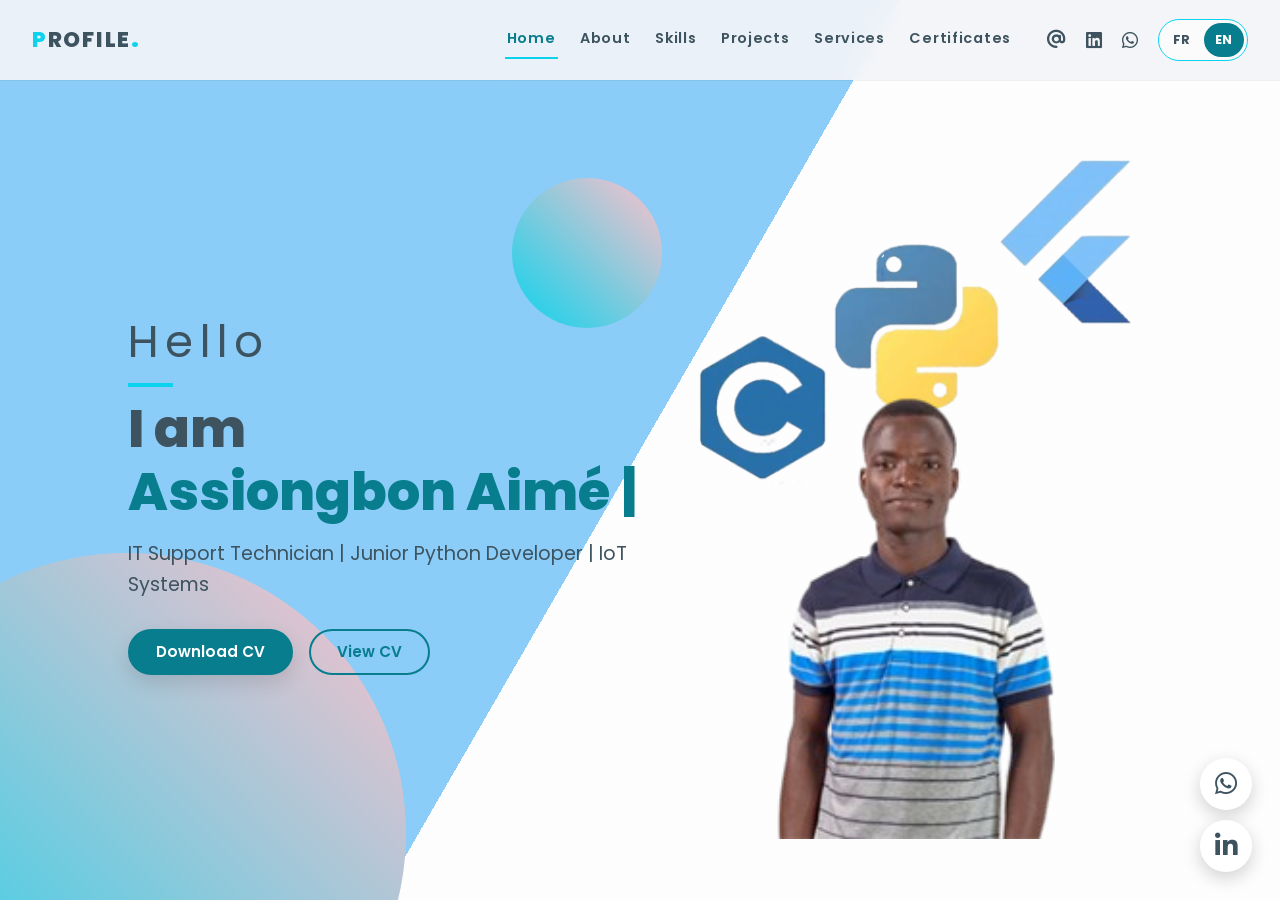
<file: index.html>
<!DOCTYPE html>
<html lang="fr">
<head>
<meta charset="UTF-8">
<meta name="viewport" content="width=device-width, initial-scale=1">
<meta http-equiv="refresh" content="0; url=home.html">
<link rel="canonical" href="home.html">
<title>Portfolio</title>
</head>
<body><p><a href="home.html">Portfolio</a></p></body>
</html>
</file>
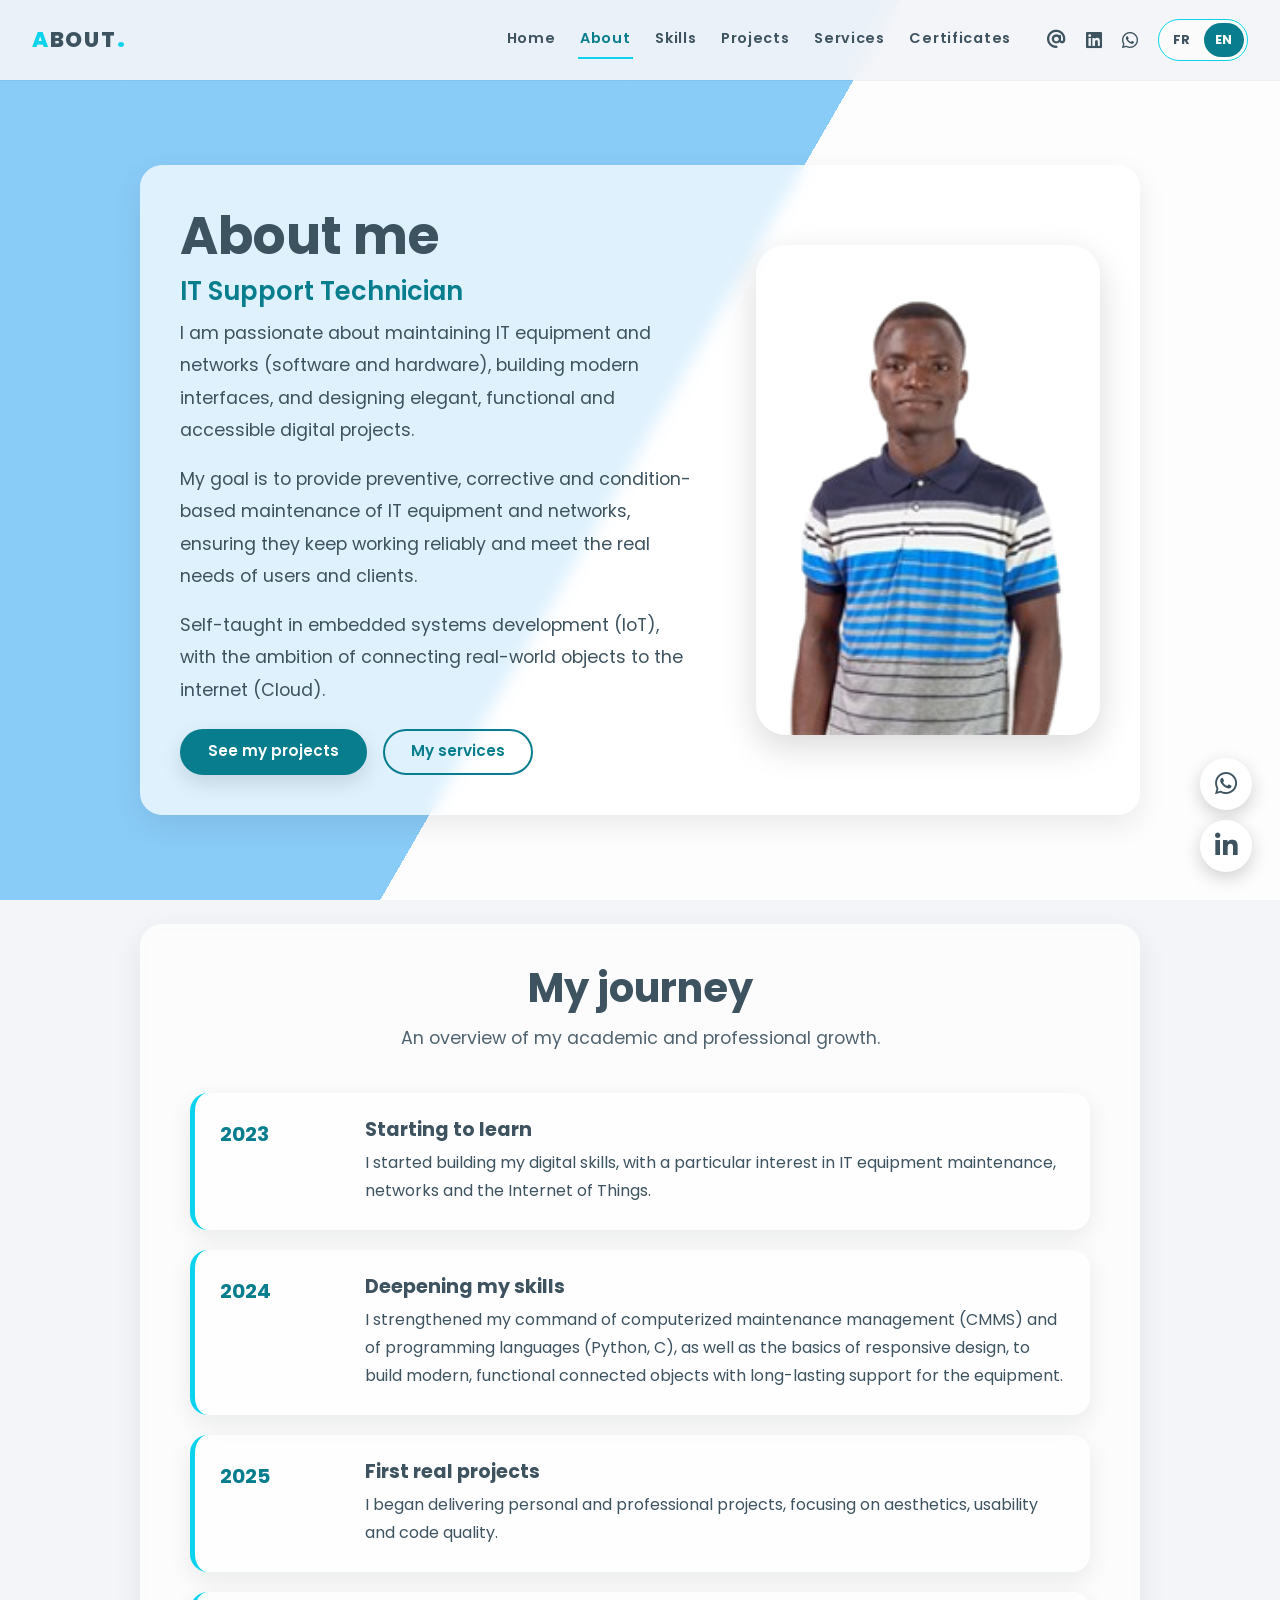
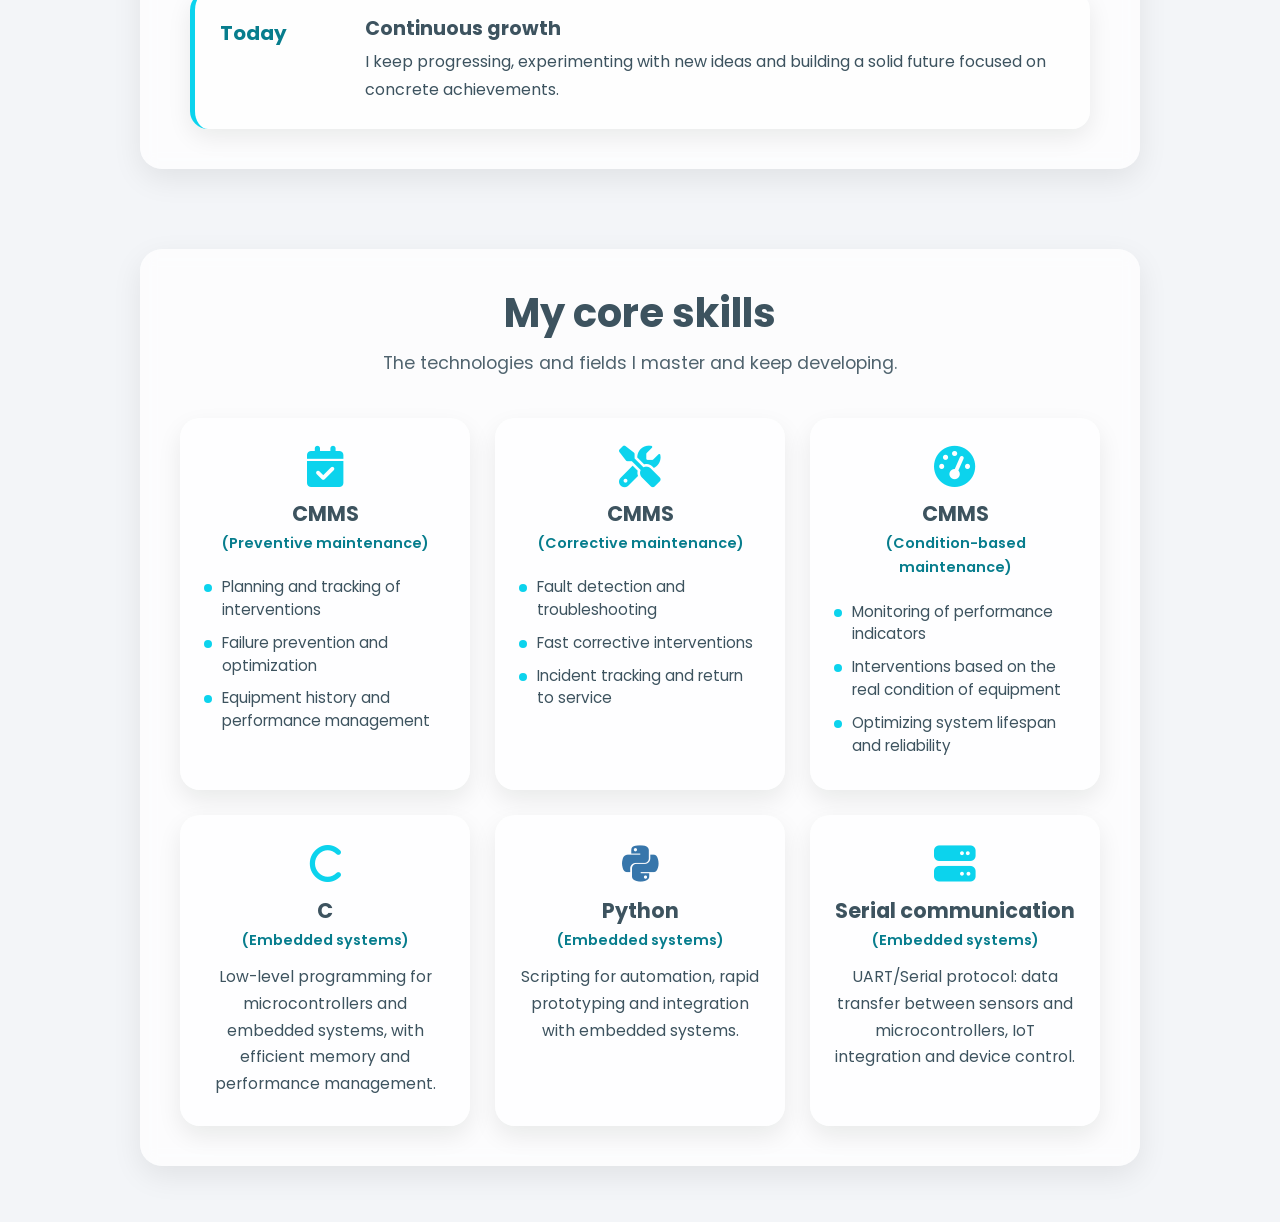
<file: a_Propos.html>
<!DOCTYPE html>
<html lang="fr">
<head>
    <meta charset="UTF-8">
    <meta name="viewport" content="width=device-width, initial-scale=1">
    <meta name="theme-color" content="#f3f5f8">
    <title>À propos</title>
    <link rel="preconnect" href="https://fonts.googleapis.com">
    <link rel="preconnect" href="https://fonts.gstatic.com" crossorigin>
    <link rel="stylesheet" href="https://fonts.googleapis.com/css2?family=Poppins:wght@400;600;800&display=swap">
    <link rel="stylesheet" href="https://cdnjs.cloudflare.com/ajax/libs/font-awesome/6.4.2/css/all.min.css">
    <link rel="stylesheet" href="css/site.css">
</head>
<body data-page="about">

    <a class="skip-link" href="#main" data-i18n="skip">Aller au contenu</a>

    <div class="bg"></div>
    <div class="bg bg2"></div>
    <div class="bg bg3"></div>

    <header class="entete">
        <nav class="nav" data-i18n-aria="aria_nav" aria-label="Navigation principale">
            <a class="logo" href="home.html" data-logo="logo_about"><span>À</span> Propos<b>.</b></a>

            <div class="menu-panel" id="menu-panel">
                <ul class="menu">
                    <li><a href="home.html" data-i18n="nav_home">Accueil</a></li>
                    <li><a href="a_Propos.html" aria-current="page" data-i18n="nav_about">À propos</a></li>
                    <li><a href="competances.html" data-i18n="nav_skills">Compétences</a></li>
                    <li><a href="realisation.html" data-i18n="nav_projects">Réalisations</a></li>
                    <li><a href="services.html" data-i18n="nav_services">Services</a></li>
                    <li><a href="preuves.html" data-i18n="nav_certs">Certificats</a></li>
                </ul>
                <div class="reseaux">
                    <a href="mailto:assiongbonaimekpodar@gmail.com" aria-label="Email"><i class="fa-solid fa-at" aria-hidden="true"></i><span class="label">Email</span></a>
                    <a href="https://www.linkedin.com/in/assiongbon-aim%C3%A9-kpodar-089682370" target="_blank" rel="noopener" aria-label="LinkedIn"><i class="fab fa-linkedin" aria-hidden="true"></i><span class="label">LinkedIn</span></a>
                    <a href="https://wa.me/22897953754" target="_blank" rel="noopener" aria-label="WhatsApp"><i class="fab fa-whatsapp" aria-hidden="true"></i><span class="label">WhatsApp</span></a>
                </div>
            </div>

            <div class="lang" role="group" data-i18n-aria="aria_lang" aria-label="Langue">
                <button type="button" data-lang="fr" aria-pressed="true">FR</button>
                <button type="button" data-lang="en" aria-pressed="false">EN</button>
            </div>

            <button class="burger" type="button" aria-controls="menu-panel" aria-expanded="false" data-i18n-aria="aria_menu_open" aria-label="Ouvrir le menu">
                <span></span><span></span><span></span>
            </button>
        </nav>
    </header>

    <ul class="liens-flottants">
        <li><a href="https://wa.me/22897953754" target="_blank" rel="noopener" aria-label="WhatsApp"><i class="fa-brands fa-whatsapp" aria-hidden="true"></i></a></li>
        <li><a href="https://www.linkedin.com/in/assiongbon-aim%C3%A9-kpodar-089682370" target="_blank" rel="noopener" aria-label="LinkedIn"><i class="fa-brands fa-linkedin-in" aria-hidden="true"></i></a></li>
    </ul>

    <main id="main" class="container">

        <section id="apropos" class="section">
            <div class="content hero-apropos">
                <div class="texte-apropos">
                    <h1 data-i18n="about_h1">À propos de moi</h1>
                    <h2 data-i18n="about_h2">Technicien Support Informatique</h2>
                    <p data-i18n="about_p1">Je suis passionné par la maintenance (logicielle et matérielle) des équipements informatiques et réseaux, la création d’interfaces modernes et la conception de projets numériques élégants, fonctionnels et accessibles.</p>
                    <p data-i18n="about_p2">Mon objectif est d’assurer la maintenance préventive, corrective et conditionnelle des équipements informatiques et réseaux, afin de garantir leur bon fonctionnement durable, en adéquation avec les besoins réels des utilisateurs et des clients.</p>
                    <p data-i18n="about_p3">Autodidacte en développement de systèmes embarqués (IoT), avec pour ambition de connecter les objets réels à Internet (Cloud).</p>
                    <div class="boutons-apropos">
                            <a class="btn-principal" href="realisation.html" data-i18n="btn_see_projects">Voir mes réalisations</a>
                            <a class="btn-secondaire" href="services.html" data-i18n="btn_my_services">Mes services</a>
                        </div>
                </div>
                <div class="image-apropos">
                    <img src="images/aimé.png" decoding="async" data-i18n-alt="alt_portrait" alt="Portrait de KPODAR Assiongbon Aimé">
                </div>
            </div>
        </section>

        <section id="parcours" class="section">
            <div class="content">
                <div class="titre-section">
                        <h2 data-i18n="journey_h">Mon parcours</h2>
                        <p data-i18n="journey_p">Un aperçu de mon évolution académique et professionnelle.</p>
                    </div>
                <div class="timeline">
                        <div class="etape">
                            <div class="etape-date">2023</div>
                            <div class="etape-contenu">
                                <h3 data-i18n="step1_t">Début de mon apprentissage</h3>
                                <p data-i18n="step1_p">J’ai commencé à développer mes compétences dans le numérique, avec un intérêt particulier pour la maintenance des équipements informatiques, les réseaux et l’internet des objets connectés.</p>
                            </div>
                        </div>
                        <div class="etape">
                            <div class="etape-date">2024</div>
                            <div class="etape-contenu">
                                <h3 data-i18n="step2_t">Approfondissement des compétences</h3>
                                <p data-i18n="step2_p">J’ai renforcé ma maîtrise de la gestion de la maintenance assistée par ordinateur (GMAO) et des langages de programmation (Python, C), ainsi que des principes du design responsive, pour créer des objets connectés modernes et fonctionnels, avec un support durable de ces équipements.</p>
                            </div>
                        </div>
                        <div class="etape">
                            <div class="etape-date">2025</div>
                            <div class="etape-contenu">
                                <h3 data-i18n="step3_t">Premiers projets concrets</h3>
                                <p data-i18n="step3_p">J’ai commencé à réaliser des projets personnels et professionnels, en mettant l’accent sur l’esthétique, l’ergonomie et la qualité du code.</p>
                            </div>
                        </div>
                        <div class="etape">
                            <div class="etape-date" data-i18n="step_today">Aujourd’hui</div>
                            <div class="etape-contenu">
                                <h3 data-i18n="step4_t">Développement continu</h3>
                                <p data-i18n="step4_p">Je continue à progresser, à expérimenter de nouvelles idées et à construire un avenir solide orienté vers des réalisations concrètes.</p>
                            </div>
                        </div>
                </div>
            </div>
        </section>

        <section id="competences" class="section">
            <div class="content">
                <div class="titre-section">
                        <h2 data-i18n="sk_core">Mes compétences de base</h2>
                        <p data-i18n="sk_core_p">Les technologies et domaines que je maîtrise et que je continue à développer.</p>
                    </div>
                <div class="grille-competences">
                    <article class="carte-competence">
                        <i class="fas fa-calendar-check" aria-hidden="true"></i>
                        <h3 data-i18n="t_gmao">GMAO</h3>
                        <p class="sub" data-i18n="sub_prev">(Maintenance préventive)</p>
                        <ul>
                            <li data-i18n="it_prev_1">Planification et suivi des interventions</li>
                            <li data-i18n="it_prev_2">Prévention des pannes et optimisation</li>
                            <li data-i18n="it_prev_3">Gestion des historiques et de la performance des équipements</li>
                        </ul>
                    </article>
                    <article class="carte-competence">
                        <i class="fas fa-tools" aria-hidden="true"></i>
                        <h3 data-i18n="t_gmao">GMAO</h3>
                        <p class="sub" data-i18n="sub_corr">(Maintenance corrective)</p>
                        <ul>
                            <li data-i18n="it_corr_1">Détection et résolution des pannes</li>
                            <li data-i18n="it_corr_2">Interventions correctives rapides</li>
                            <li data-i18n="it_corr_3">Suivi des incidents et remise en service</li>
                        </ul>
                    </article>
                    <article class="carte-competence">
                        <i class="fas fa-tachometer-alt" aria-hidden="true"></i>
                        <h3 data-i18n="t_gmao">GMAO</h3>
                        <p class="sub" data-i18n="sub_cond">(Maintenance conditionnelle)</p>
                        <ul>
                            <li data-i18n="it_cond_1">Surveillance des indicateurs de performance</li>
                            <li data-i18n="it_cond_2">Interventions basées sur l’état réel des équipements</li>
                            <li data-i18n="it_cond_3">Optimisation de la durée de vie et de la fiabilité des systèmes</li>
                        </ul>
                    </article>
                    <article class="carte-competence">
                        <i class="fa-solid fa-c" aria-hidden="true"></i>
                        <h3 data-i18n="t_c">C</h3>
                        <p class="sub" data-i18n="sub_emb">(Systèmes embarqués)</p>
                        <p data-i18n="tx_c">Programmation bas niveau pour microcontrôleurs et systèmes embarqués, avec une gestion efficace de la mémoire et des performances.</p>
                    </article>
                    <article class="carte-competence">
                        <i class="fa-brands fa-python" aria-hidden="true"></i>
                        <h3 data-i18n="t_python">Python</h3>
                        <p class="sub" data-i18n="sub_emb">(Systèmes embarqués)</p>
                        <p data-i18n="tx_python">Développement de scripts pour l’automatisation, le prototypage rapide et l’intégration avec des systèmes embarqués.</p>
                    </article>
                    <article class="carte-competence">
                        <i class="fas fa-server" aria-hidden="true"></i>
                        <h3 data-i18n="t_serial">Communication série</h3>
                        <p class="sub" data-i18n="sub_emb">(Systèmes embarqués)</p>
                        <p data-i18n="tx_serial">Protocole UART/Serial : transmission de données entre capteurs et microcontrôleurs, intégration IoT et contrôle des dispositifs.</p>
                    </article>
                </div>
            </div>
        </section>

    </main>

    <script src="js/translations.js"></script>
    <script src="js/site.js"></script>
</body>
</html>
</file>
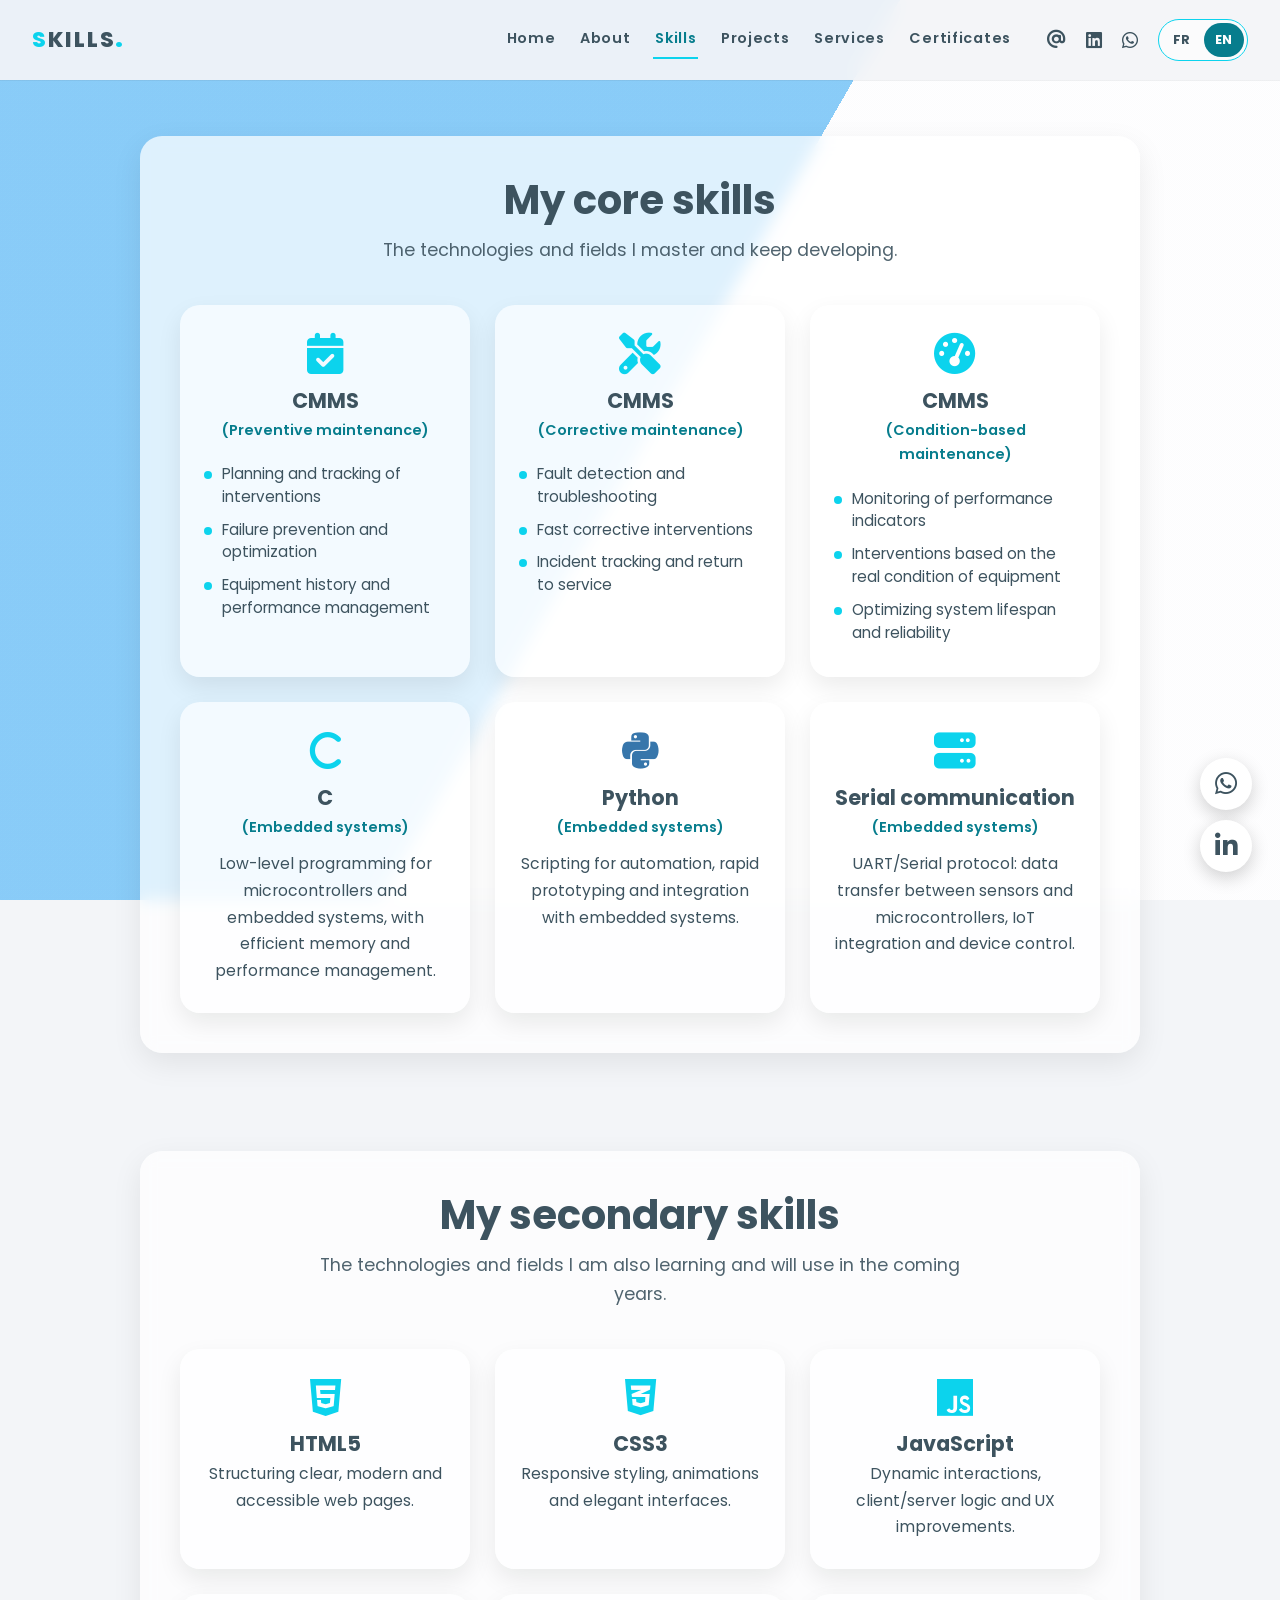
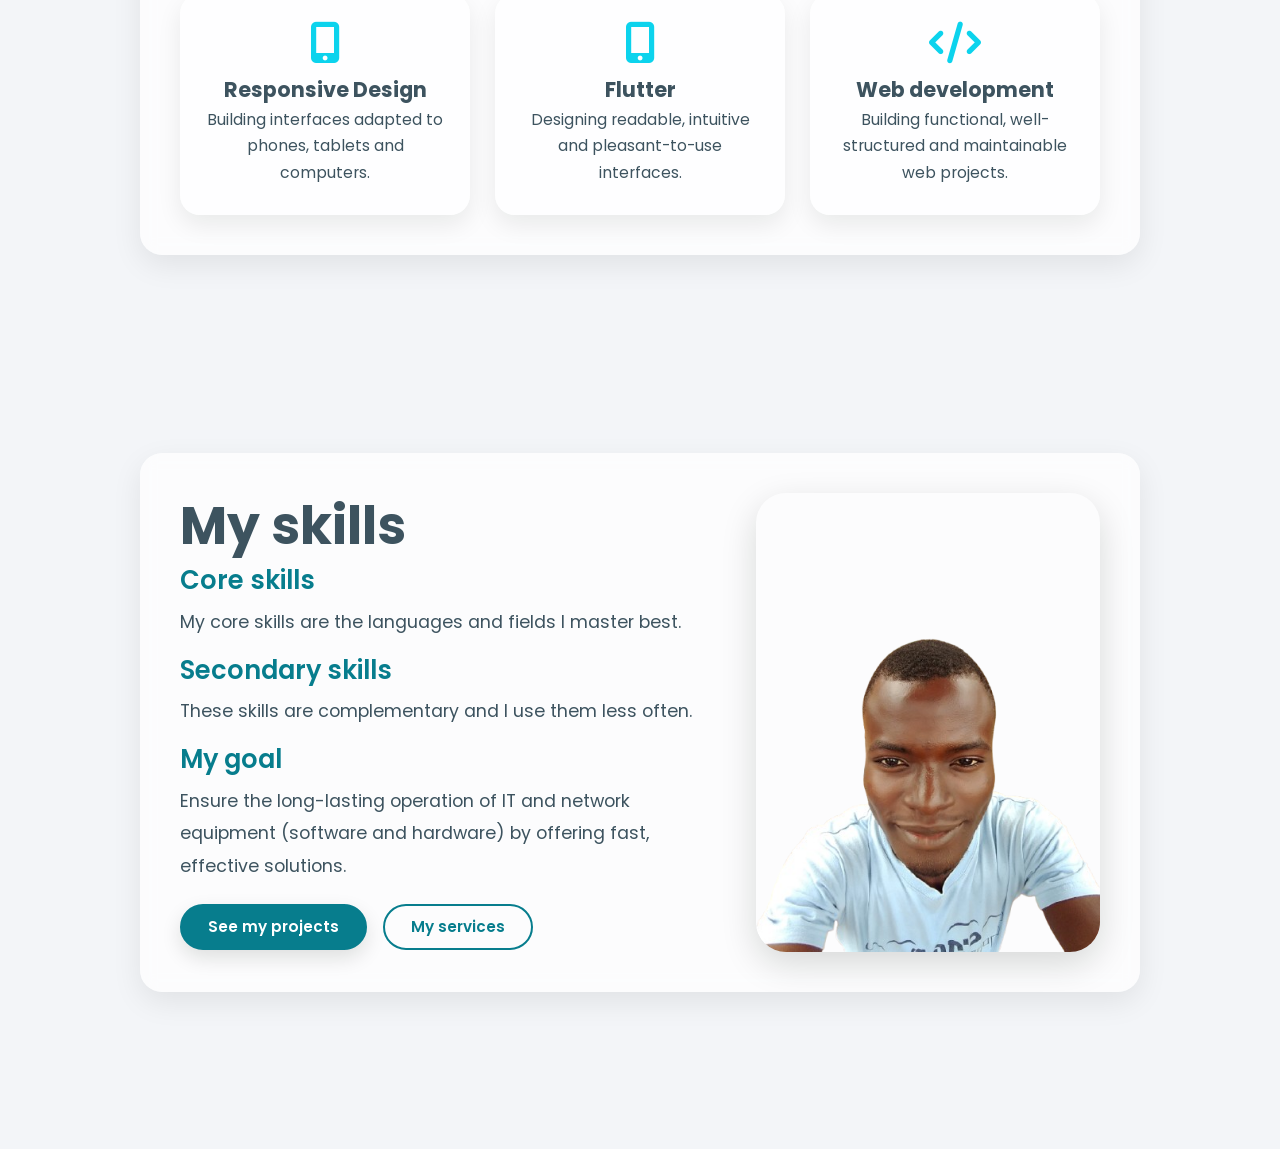
<file: competances.html>
<!DOCTYPE html>
<html lang="fr">
<head>
    <meta charset="UTF-8">
    <meta name="viewport" content="width=device-width, initial-scale=1">
    <meta name="theme-color" content="#f3f5f8">
    <title>Mes compétences</title>
    <link rel="preconnect" href="https://fonts.googleapis.com">
    <link rel="preconnect" href="https://fonts.gstatic.com" crossorigin>
    <link rel="stylesheet" href="https://fonts.googleapis.com/css2?family=Poppins:wght@400;600;800&display=swap">
    <link rel="stylesheet" href="https://cdnjs.cloudflare.com/ajax/libs/font-awesome/6.4.2/css/all.min.css">
    <link rel="stylesheet" href="css/site.css">
</head>
<body data-page="skills">

    <a class="skip-link" href="#main" data-i18n="skip">Aller au contenu</a>

    <div class="bg"></div>
    <div class="bg bg2"></div>
    <div class="bg bg3"></div>

    <header class="entete">
        <nav class="nav" data-i18n-aria="aria_nav" aria-label="Navigation principale">
            <a class="logo" href="home.html" data-logo="logo_skills"><span>C</span>ompétences<b>.</b></a>

            <div class="menu-panel" id="menu-panel">
                <ul class="menu">
                    <li><a href="home.html" data-i18n="nav_home">Accueil</a></li>
                    <li><a href="a_Propos.html" data-i18n="nav_about">À propos</a></li>
                    <li><a href="competances.html" aria-current="page" data-i18n="nav_skills">Compétences</a></li>
                    <li><a href="realisation.html" data-i18n="nav_projects">Réalisations</a></li>
                    <li><a href="services.html" data-i18n="nav_services">Services</a></li>
                    <li><a href="preuves.html" data-i18n="nav_certs">Certificats</a></li>
                </ul>
                <div class="reseaux">
                    <a href="mailto:assiongbonaimekpodar@gmail.com" aria-label="Email"><i class="fa-solid fa-at" aria-hidden="true"></i><span class="label">Email</span></a>
                    <a href="https://www.linkedin.com/in/assiongbon-aim%C3%A9-kpodar-089682370" target="_blank" rel="noopener" aria-label="LinkedIn"><i class="fab fa-linkedin" aria-hidden="true"></i><span class="label">LinkedIn</span></a>
                    <a href="https://wa.me/22897953754" target="_blank" rel="noopener" aria-label="WhatsApp"><i class="fab fa-whatsapp" aria-hidden="true"></i><span class="label">WhatsApp</span></a>
                </div>
            </div>

            <div class="lang" role="group" data-i18n-aria="aria_lang" aria-label="Langue">
                <button type="button" data-lang="fr" aria-pressed="true">FR</button>
                <button type="button" data-lang="en" aria-pressed="false">EN</button>
            </div>

            <button class="burger" type="button" aria-controls="menu-panel" aria-expanded="false" data-i18n-aria="aria_menu_open" aria-label="Ouvrir le menu">
                <span></span><span></span><span></span>
            </button>
        </nav>
    </header>

    <ul class="liens-flottants">
        <li><a href="https://wa.me/22897953754" target="_blank" rel="noopener" aria-label="WhatsApp"><i class="fa-brands fa-whatsapp" aria-hidden="true"></i></a></li>
        <li><a href="https://www.linkedin.com/in/assiongbon-aim%C3%A9-kpodar-089682370" target="_blank" rel="noopener" aria-label="LinkedIn"><i class="fa-brands fa-linkedin-in" aria-hidden="true"></i></a></li>
    </ul>

    <main id="main" class="container">

        <section id="competences" class="section">
            <div class="content">
                <div class="titre-section">
                        <h2 data-i18n="sk_core">Mes compétences de base</h2>
                        <p data-i18n="sk_core_p">Les technologies et domaines que je maîtrise et que je continue à développer.</p>
                    </div>
                <div class="grille-competences">
                    <article class="carte-competence">
                        <i class="fas fa-calendar-check" aria-hidden="true"></i>
                        <h3 data-i18n="t_gmao">GMAO</h3>
                        <p class="sub" data-i18n="sub_prev">(Maintenance préventive)</p>
                        <ul>
                            <li data-i18n="it_prev_1">Planification et suivi des interventions</li>
                            <li data-i18n="it_prev_2">Prévention des pannes et optimisation</li>
                            <li data-i18n="it_prev_3">Gestion des historiques et de la performance des équipements</li>
                        </ul>
                    </article>
                    <article class="carte-competence">
                        <i class="fas fa-tools" aria-hidden="true"></i>
                        <h3 data-i18n="t_gmao">GMAO</h3>
                        <p class="sub" data-i18n="sub_corr">(Maintenance corrective)</p>
                        <ul>
                            <li data-i18n="it_corr_1">Détection et résolution des pannes</li>
                            <li data-i18n="it_corr_2">Interventions correctives rapides</li>
                            <li data-i18n="it_corr_3">Suivi des incidents et remise en service</li>
                        </ul>
                    </article>
                    <article class="carte-competence">
                        <i class="fas fa-tachometer-alt" aria-hidden="true"></i>
                        <h3 data-i18n="t_gmao">GMAO</h3>
                        <p class="sub" data-i18n="sub_cond">(Maintenance conditionnelle)</p>
                        <ul>
                            <li data-i18n="it_cond_1">Surveillance des indicateurs de performance</li>
                            <li data-i18n="it_cond_2">Interventions basées sur l’état réel des équipements</li>
                            <li data-i18n="it_cond_3">Optimisation de la durée de vie et de la fiabilité des systèmes</li>
                        </ul>
                    </article>
                    <article class="carte-competence">
                        <i class="fa-solid fa-c" aria-hidden="true"></i>
                        <h3 data-i18n="t_c">C</h3>
                        <p class="sub" data-i18n="sub_emb">(Systèmes embarqués)</p>
                        <p data-i18n="tx_c">Programmation bas niveau pour microcontrôleurs et systèmes embarqués, avec une gestion efficace de la mémoire et des performances.</p>
                    </article>
                    <article class="carte-competence">
                        <i class="fa-brands fa-python" aria-hidden="true"></i>
                        <h3 data-i18n="t_python">Python</h3>
                        <p class="sub" data-i18n="sub_emb">(Systèmes embarqués)</p>
                        <p data-i18n="tx_python">Développement de scripts pour l’automatisation, le prototypage rapide et l’intégration avec des systèmes embarqués.</p>
                    </article>
                    <article class="carte-competence">
                        <i class="fas fa-server" aria-hidden="true"></i>
                        <h3 data-i18n="t_serial">Communication série</h3>
                        <p class="sub" data-i18n="sub_emb">(Systèmes embarqués)</p>
                        <p data-i18n="tx_serial">Protocole UART/Serial : transmission de données entre capteurs et microcontrôleurs, intégration IoT et contrôle des dispositifs.</p>
                    </article>
                </div>
            </div>
        </section>

        <section id="secondaires" class="section">
            <div class="content">
                <div class="titre-section">
                        <h2 data-i18n="sk_second">Mes compétences secondaires</h2>
                        <p data-i18n="sk_second_p">Les technologies et domaines que j’apprends en plus et que j’utiliserai dans les années à venir.</p>
                    </div>
                <div class="grille-competences">
                    <article class="carte-competence">
                        <i class="fa-brands fa-html5" aria-hidden="true"></i>
                        <h3 data-i18n="t_html">HTML5</h3>
                        <p data-i18n="tx_html">Structuration de pages web claires, modernes et accessibles.</p>
                    </article>
                    <article class="carte-competence">
                        <i class="fa-brands fa-css3-alt" aria-hidden="true"></i>
                        <h3 data-i18n="t_css">CSS3</h3>
                        <p data-i18n="tx_css">Mise en forme responsive, animations et interfaces élégantes.</p>
                    </article>
                    <article class="carte-competence">
                        <i class="fa-brands fa-js" aria-hidden="true"></i>
                        <h3 data-i18n="t_js">JavaScript</h3>
                        <p data-i18n="tx_js">Interactions dynamiques, logique côté client / serveur et amélioration de l’UX.</p>
                    </article>
                    <article class="carte-competence">
                        <i class="fa-solid fa-mobile-screen-button" aria-hidden="true"></i>
                        <h3 data-i18n="t_resp">Responsive Design</h3>
                        <p data-i18n="tx_resp">Création d’interfaces adaptées aux mobiles, tablettes et ordinateurs.</p>
                    </article>
                    <article class="carte-competence">
                        <i class="fas fa-mobile-alt" aria-hidden="true"></i>
                        <h3 data-i18n="t_flutter">Flutter</h3>
                        <p data-i18n="tx_flutter">Conception d’interfaces lisibles, intuitives et agréables à utiliser.</p>
                    </article>
                    <article class="carte-competence">
                        <i class="fa-solid fa-code" aria-hidden="true"></i>
                        <h3 data-i18n="t_webdev">Développement web</h3>
                        <p data-i18n="tx_webdev">Conception de projets web fonctionnels, structurés et maintenables.</p>
                    </article>
                </div>
            </div>
        </section>

        <section id="apropos" class="section">
            <div class="content hero-apropos">
                <div class="texte-apropos">
                    <h1 data-i18n="skills_h1">Mes compétences</h1>
                    <h2 data-i18n="skills_h2a">Les compétences de base</h2>
                    <p data-i18n="skills_pa">Mes compétences de base sont les langages et domaines que je maîtrise le mieux.</p>
                    <h2 data-i18n="skills_h2b">Les compétences secondaires</h2>
                    <p data-i18n="skills_pb">Ces compétences sont complémentaires et je les utilise plus rarement.</p>
                    <h2 data-i18n="skills_h2c">Mon objectif</h2>
                    <p data-i18n="skills_pc">Veiller au bon fonctionnement durable des équipements informatiques et réseaux (logiciels et matériels) en proposant des solutions efficaces et rapides.</p>
                    <div class="boutons-apropos">
                            <a class="btn-principal" href="realisation.html" data-i18n="btn_see_projects">Voir mes réalisations</a>
                            <a class="btn-secondaire" href="services.html" data-i18n="btn_my_services">Mes services</a>
                        </div>
                </div>
                <div class="image-apropos">
                    <img src="images/-Aimé-.png" loading="lazy" decoding="async" data-i18n-alt="alt_portrait" alt="Portrait de KPODAR Assiongbon Aimé">
                </div>
            </div>
        </section>

    </main>

    <script src="js/translations.js"></script>
    <script src="js/site.js"></script>
</body>
</html>
</file>
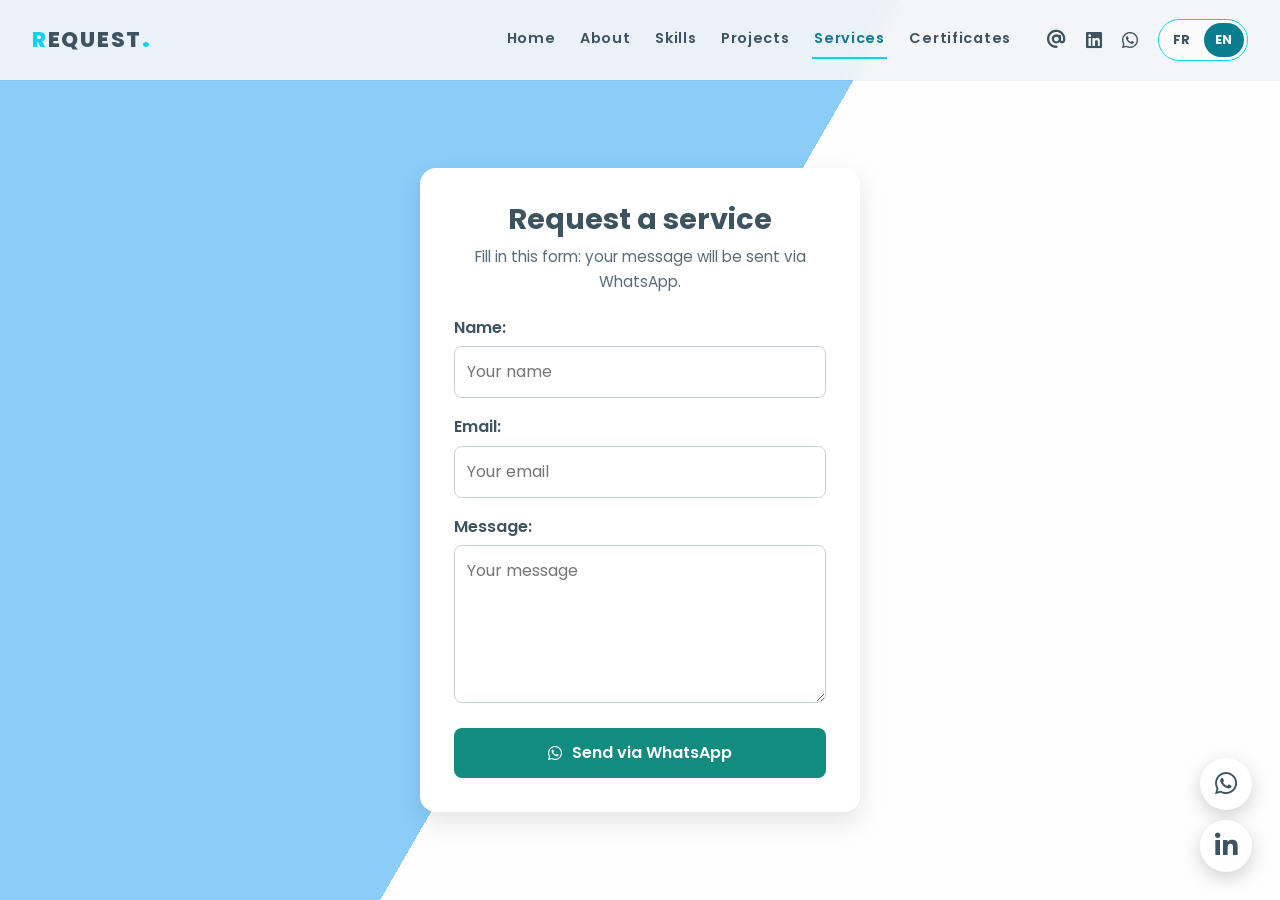
<file: demande_services.html>
<!DOCTYPE html>
<html lang="fr">
<head>
    <meta charset="UTF-8">
    <meta name="viewport" content="width=device-width, initial-scale=1">
    <meta name="theme-color" content="#f3f5f8">
    <title>Demande de service</title>
    <link rel="preconnect" href="https://fonts.googleapis.com">
    <link rel="preconnect" href="https://fonts.gstatic.com" crossorigin>
    <link rel="stylesheet" href="https://fonts.googleapis.com/css2?family=Poppins:wght@400;600;800&display=swap">
    <link rel="stylesheet" href="https://cdnjs.cloudflare.com/ajax/libs/font-awesome/6.4.2/css/all.min.css">
    <link rel="stylesheet" href="css/site.css">
</head>
<body data-page="request">

    <a class="skip-link" href="#main" data-i18n="skip">Aller au contenu</a>

    <div class="bg"></div>
    <div class="bg bg2"></div>
    <div class="bg bg3"></div>

    <header class="entete">
        <nav class="nav" data-i18n-aria="aria_nav" aria-label="Navigation principale">
            <a class="logo" href="home.html" data-logo="logo_request"><span>D</span>emande<b>.</b></a>

            <div class="menu-panel" id="menu-panel">
                <ul class="menu">
                    <li><a href="home.html" data-i18n="nav_home">Accueil</a></li>
                    <li><a href="a_Propos.html" data-i18n="nav_about">À propos</a></li>
                    <li><a href="competances.html" data-i18n="nav_skills">Compétences</a></li>
                    <li><a href="realisation.html" data-i18n="nav_projects">Réalisations</a></li>
                    <li><a href="services.html" aria-current="page" data-i18n="nav_services">Services</a></li>
                    <li><a href="preuves.html" data-i18n="nav_certs">Certificats</a></li>
                </ul>
                <div class="reseaux">
                    <a href="mailto:assiongbonaimekpodar@gmail.com" aria-label="Email"><i class="fa-solid fa-at" aria-hidden="true"></i><span class="label">Email</span></a>
                    <a href="https://www.linkedin.com/in/assiongbon-aim%C3%A9-kpodar-089682370" target="_blank" rel="noopener" aria-label="LinkedIn"><i class="fab fa-linkedin" aria-hidden="true"></i><span class="label">LinkedIn</span></a>
                    <a href="https://wa.me/22897953754" target="_blank" rel="noopener" aria-label="WhatsApp"><i class="fab fa-whatsapp" aria-hidden="true"></i><span class="label">WhatsApp</span></a>
                </div>
            </div>

            <div class="lang" role="group" data-i18n-aria="aria_lang" aria-label="Langue">
                <button type="button" data-lang="fr" aria-pressed="true">FR</button>
                <button type="button" data-lang="en" aria-pressed="false">EN</button>
            </div>

            <button class="burger" type="button" aria-controls="menu-panel" aria-expanded="false" data-i18n-aria="aria_menu_open" aria-label="Ouvrir le menu">
                <span></span><span></span><span></span>
            </button>
        </nav>
    </header>

    <ul class="liens-flottants">
        <li><a href="https://wa.me/22897953754" target="_blank" rel="noopener" aria-label="WhatsApp"><i class="fa-brands fa-whatsapp" aria-hidden="true"></i></a></li>
        <li><a href="https://www.linkedin.com/in/assiongbon-aim%C3%A9-kpodar-089682370" target="_blank" rel="noopener" aria-label="LinkedIn"><i class="fa-brands fa-linkedin-in" aria-hidden="true"></i></a></li>
    </ul>

    <main id="main" class="container">
        <section class="section">
            <form class="form-card" id="contactForm" data-wa-form data-wa-subject="wa_subj_request">
                <h1 data-i18n="request_h1">Demander un service</h1>
                <p class="intro" data-i18n="request_intro">Remplissez ce formulaire : votre message sera envoyé via WhatsApp.</p>
                <label data-i18n="lbl_name" for="nom">Nom :</label>
                <input type="text" id="nom" name="nom" autocomplete="name" required data-i18n-ph="ph_name" placeholder="Votre nom">
                <label data-i18n="lbl_email" for="email">Email :</label>
                <input type="email" id="email" name="email" autocomplete="email" inputmode="email" required data-i18n-ph="ph_email" placeholder="Votre email">
                <label data-i18n="lbl_message" for="message">Message :</label>
                <textarea id="message" name="message" rows="5" required data-i18n-ph="ph_message" placeholder="Votre message"></textarea>
                <button type="submit" class="btn-whatsapp"><i class="fab fa-whatsapp" aria-hidden="true"></i> <span data-i18n="send_wa">Envoyer sur WhatsApp</span></button>
            </form>
        </section>
    </main>

    <script src="js/translations.js"></script>
    <script src="js/site.js"></script>
</body>
</html>
</file>
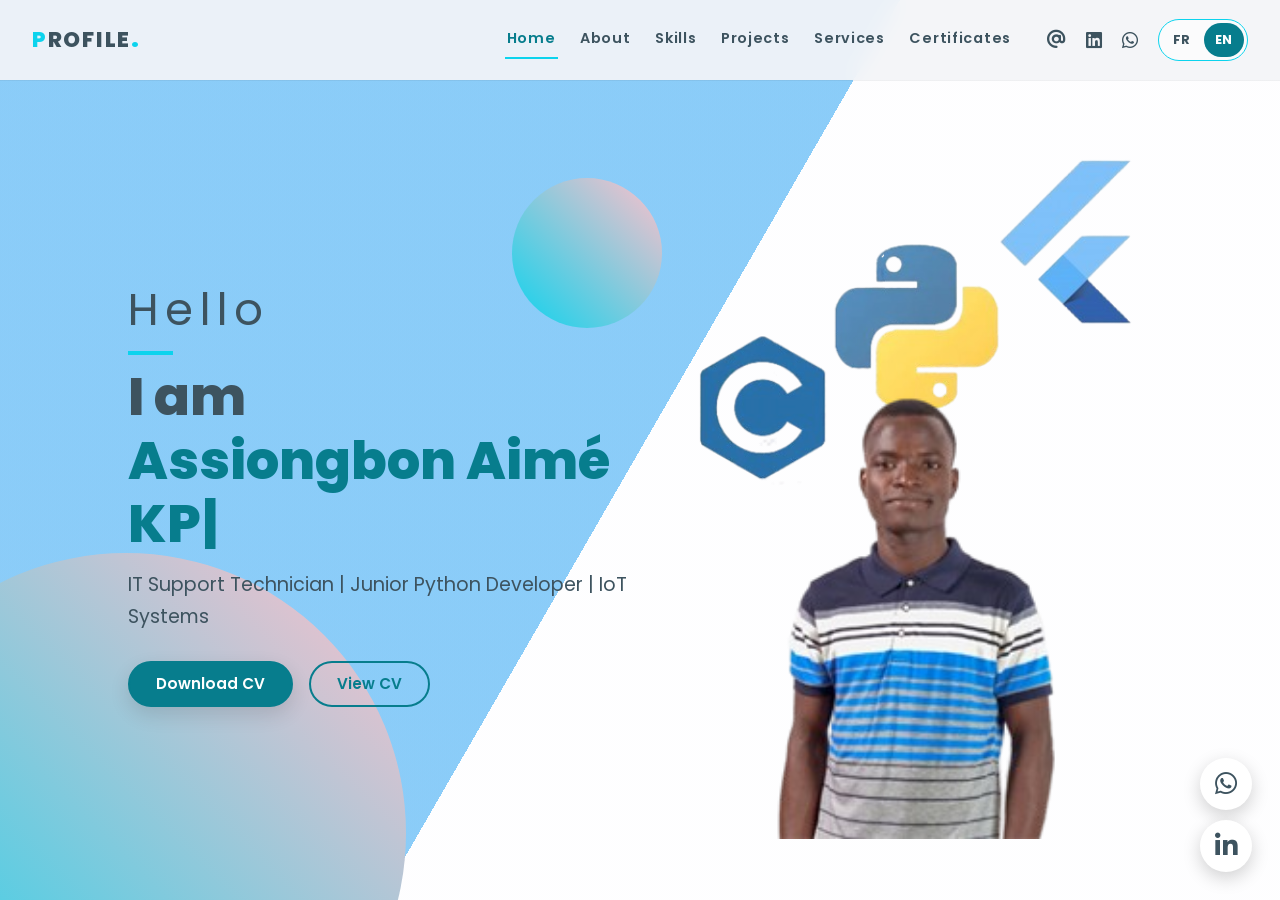
<file: home.html>
<!DOCTYPE html>
<html lang="fr">
<head>
    <meta charset="UTF-8">
    <meta name="viewport" content="width=device-width, initial-scale=1">
    <meta name="theme-color" content="#f3f5f8">
    <meta name="description" content="Portfolio de KPODAR Assiongbon Aimé — technicien support informatique, développeur junior Python et IoT.">
    <title>Mon Portfolio</title>
    <link rel="preconnect" href="https://fonts.googleapis.com">
    <link rel="preconnect" href="https://fonts.gstatic.com" crossorigin>
    <link rel="stylesheet" href="https://fonts.googleapis.com/css2?family=Poppins:wght@400;600;800&display=swap">
    <link rel="stylesheet" href="https://cdnjs.cloudflare.com/ajax/libs/font-awesome/6.4.2/css/all.min.css">
    <link rel="stylesheet" href="css/site.css">
</head>
<body data-page="home">

    <a class="skip-link" href="#main" data-i18n="skip">Aller au contenu</a>

    <div class="bg"></div>
    <div class="bg bg2"></div>
    <div class="bg bg3"></div>

    <header class="entete">
        <nav class="nav" data-i18n-aria="aria_nav" aria-label="Navigation principale">
            <a class="logo" href="home.html" data-logo="logo_home"><span>P</span>rofil<b>.</b></a>

            <div class="menu-panel" id="menu-panel">
                <ul class="menu">
                    <li><a href="home.html" aria-current="page" data-i18n="nav_home">Accueil</a></li>
                    <li><a href="a_Propos.html" data-i18n="nav_about">À propos</a></li>
                    <li><a href="competances.html" data-i18n="nav_skills">Compétences</a></li>
                    <li><a href="realisation.html" data-i18n="nav_projects">Réalisations</a></li>
                    <li><a href="services.html" data-i18n="nav_services">Services</a></li>
                    <li><a href="preuves.html" data-i18n="nav_certs">Certificats</a></li>
                </ul>
                <div class="reseaux">
                    <a href="mailto:assiongbonaimekpodar@gmail.com" aria-label="Email"><i class="fa-solid fa-at" aria-hidden="true"></i><span class="label">Email</span></a>
                    <a href="https://www.linkedin.com/in/assiongbon-aim%C3%A9-kpodar-089682370" target="_blank" rel="noopener" aria-label="LinkedIn"><i class="fab fa-linkedin" aria-hidden="true"></i><span class="label">LinkedIn</span></a>
                    <a href="https://wa.me/22897953754" target="_blank" rel="noopener" aria-label="WhatsApp"><i class="fab fa-whatsapp" aria-hidden="true"></i><span class="label">WhatsApp</span></a>
                </div>
            </div>

            <div class="lang" role="group" data-i18n-aria="aria_lang" aria-label="Langue">
                <button type="button" data-lang="fr" aria-pressed="true">FR</button>
                <button type="button" data-lang="en" aria-pressed="false">EN</button>
            </div>

            <button class="burger" type="button" aria-controls="menu-panel" aria-expanded="false" data-i18n-aria="aria_menu_open" aria-label="Ouvrir le menu">
                <span></span><span></span><span></span>
            </button>
        </nav>
    </header>

    <ul class="liens-flottants">
        <li><a href="https://wa.me/22897953754" target="_blank" rel="noopener" aria-label="WhatsApp"><i class="fa-brands fa-whatsapp" aria-hidden="true"></i></a></li>
        <li><a href="https://www.linkedin.com/in/assiongbon-aim%C3%A9-kpodar-089682370" target="_blank" rel="noopener" aria-label="LinkedIn"><i class="fa-brands fa-linkedin-in" aria-hidden="true"></i></a></li>
    </ul>

    <main id="main">
        <section class="hero container">
            <div class="Cgauche">
                <span class="textB" data-i18n="hello">Salut</span>
                <h1><span data-i18n="iam">Je suis</span> <span id="textDefile" aria-live="off">KPODAR Assiongbon Aimé</span></h1>
                <p data-i18n="home_desc">Technicien support informatique | Développeur junior Python | IoT</p>
                <div class="btn2">
                    <a class="btn-principal" href="pdf/CV_KPODAR_ASSIONGBON_AIME.pdf" target="_blank" rel="noopener" data-i18n="download_cv">Télécharger CV</a>
                    <a class="btn-secondaire" href="voir_Cv.html" data-i18n="view_cv">Voir CV</a>
                </div>
            </div>
            <div class="Cdroite">
                <div class="groupImg">
                    <img src="images/background.png" id="idbg" alt="" aria-hidden="true">
                    <img class="portrait" src="images/aimé.png" fetchpriority="high" decoding="async" data-i18n-alt="alt_portrait" alt="Portrait de KPODAR Assiongbon Aimé">
                </div>
            </div>
        </section>
    </main>

    <script src="js/translations.js"></script>
    <script src="js/site.js"></script>
</body>
</html>
</file>
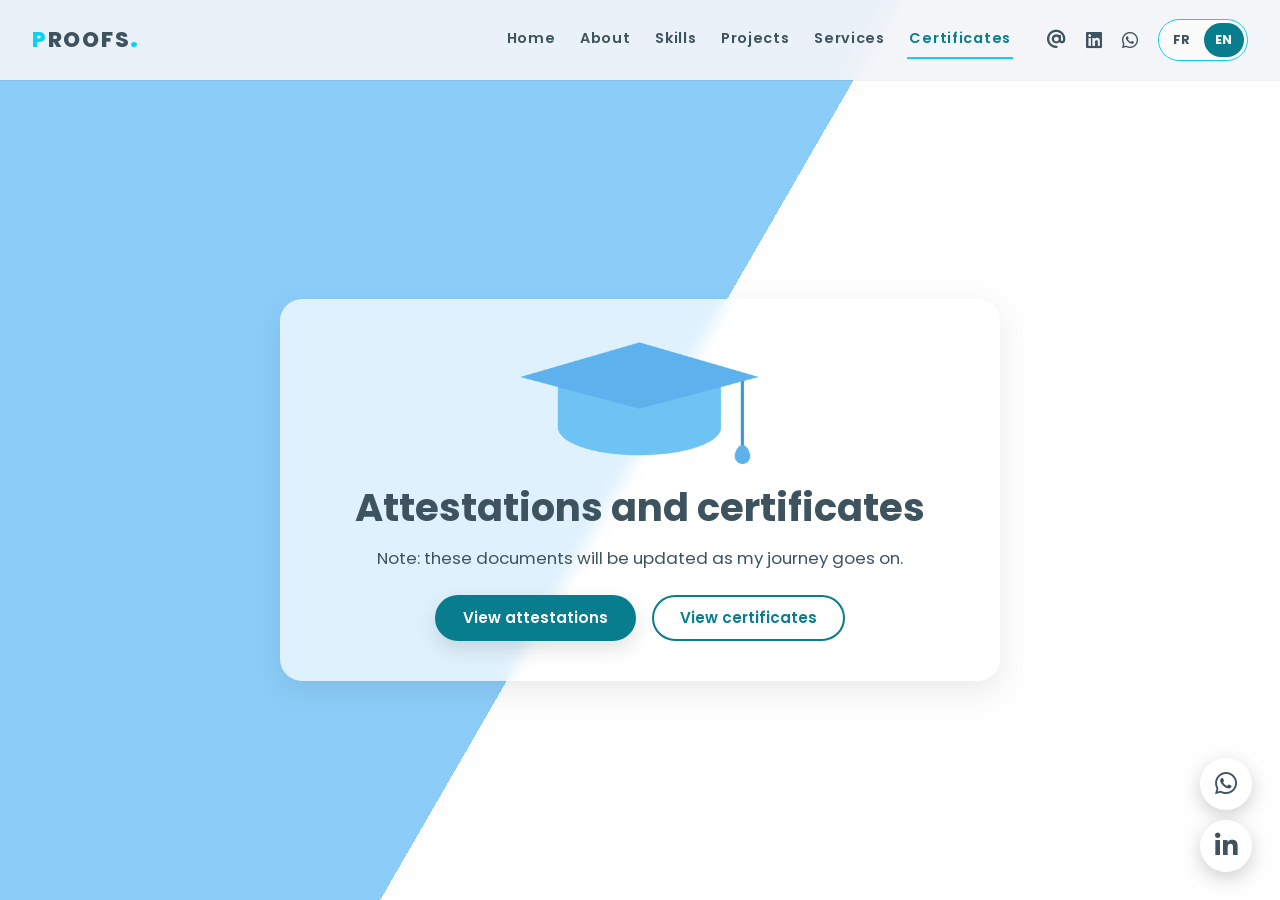
<file: preuves.html>
<!DOCTYPE html>
<html lang="fr">
<head>
    <meta charset="UTF-8">
    <meta name="viewport" content="width=device-width, initial-scale=1">
    <meta name="theme-color" content="#f3f5f8">
    <title>Mes preuves</title>
    <link rel="preconnect" href="https://fonts.googleapis.com">
    <link rel="preconnect" href="https://fonts.gstatic.com" crossorigin>
    <link rel="stylesheet" href="https://fonts.googleapis.com/css2?family=Poppins:wght@400;600;800&display=swap">
    <link rel="stylesheet" href="https://cdnjs.cloudflare.com/ajax/libs/font-awesome/6.4.2/css/all.min.css">
    <link rel="stylesheet" href="css/site.css">
</head>
<body data-page="proofs">

    <a class="skip-link" href="#main" data-i18n="skip">Aller au contenu</a>

    <div class="bg"></div>
    <div class="bg bg2"></div>
    <div class="bg bg3"></div>

    <header class="entete">
        <nav class="nav" data-i18n-aria="aria_nav" aria-label="Navigation principale">
            <a class="logo" href="home.html" data-logo="logo_proofs"><span>P</span>reuves<b>.</b></a>

            <div class="menu-panel" id="menu-panel">
                <ul class="menu">
                    <li><a href="home.html" data-i18n="nav_home">Accueil</a></li>
                    <li><a href="a_Propos.html" data-i18n="nav_about">À propos</a></li>
                    <li><a href="competances.html" data-i18n="nav_skills">Compétences</a></li>
                    <li><a href="realisation.html" data-i18n="nav_projects">Réalisations</a></li>
                    <li><a href="services.html" data-i18n="nav_services">Services</a></li>
                    <li><a href="preuves.html" aria-current="page" data-i18n="nav_certs">Certificats</a></li>
                </ul>
                <div class="reseaux">
                    <a href="mailto:assiongbonaimekpodar@gmail.com" aria-label="Email"><i class="fa-solid fa-at" aria-hidden="true"></i><span class="label">Email</span></a>
                    <a href="https://www.linkedin.com/in/assiongbon-aim%C3%A9-kpodar-089682370" target="_blank" rel="noopener" aria-label="LinkedIn"><i class="fab fa-linkedin" aria-hidden="true"></i><span class="label">LinkedIn</span></a>
                    <a href="https://wa.me/22897953754" target="_blank" rel="noopener" aria-label="WhatsApp"><i class="fab fa-whatsapp" aria-hidden="true"></i><span class="label">WhatsApp</span></a>
                </div>
            </div>

            <div class="lang" role="group" data-i18n-aria="aria_lang" aria-label="Langue">
                <button type="button" data-lang="fr" aria-pressed="true">FR</button>
                <button type="button" data-lang="en" aria-pressed="false">EN</button>
            </div>

            <button class="burger" type="button" aria-controls="menu-panel" aria-expanded="false" data-i18n-aria="aria_menu_open" aria-label="Ouvrir le menu">
                <span></span><span></span><span></span>
            </button>
        </nav>
    </header>

    <ul class="liens-flottants">
        <li><a href="https://wa.me/22897953754" target="_blank" rel="noopener" aria-label="WhatsApp"><i class="fa-brands fa-whatsapp" aria-hidden="true"></i></a></li>
        <li><a href="https://www.linkedin.com/in/assiongbon-aim%C3%A9-kpodar-089682370" target="_blank" rel="noopener" aria-label="LinkedIn"><i class="fa-brands fa-linkedin-in" aria-hidden="true"></i></a></li>
    </ul>

    <main id="main" class="container">
        <section class="section">
            <div class="content preuves-card">
                <img class="deco" src="images/education-and-graduation-hat-free-png.png" alt="" aria-hidden="true" onerror="this.style.display='none'">
                <h1 data-i18n="pv_h1">Attestations et certificats</h1>
                <p data-i18n="pv_p">NB : ces documents seront mis à jour au fur et à mesure de mon parcours.</p>
                <div class="boutons-apropos">
                    <a class="btn-principal" href="voir_attestations.html" data-i18n="btn_attest">Voir attestations</a>
                    <a class="btn-secondaire" href="voir_certificats.html" data-i18n="btn_certs">Voir certificats</a>
                </div>
            </div>
        </section>
    </main>

    <script src="js/translations.js"></script>
    <script src="js/site.js"></script>
</body>
</html>
</file>
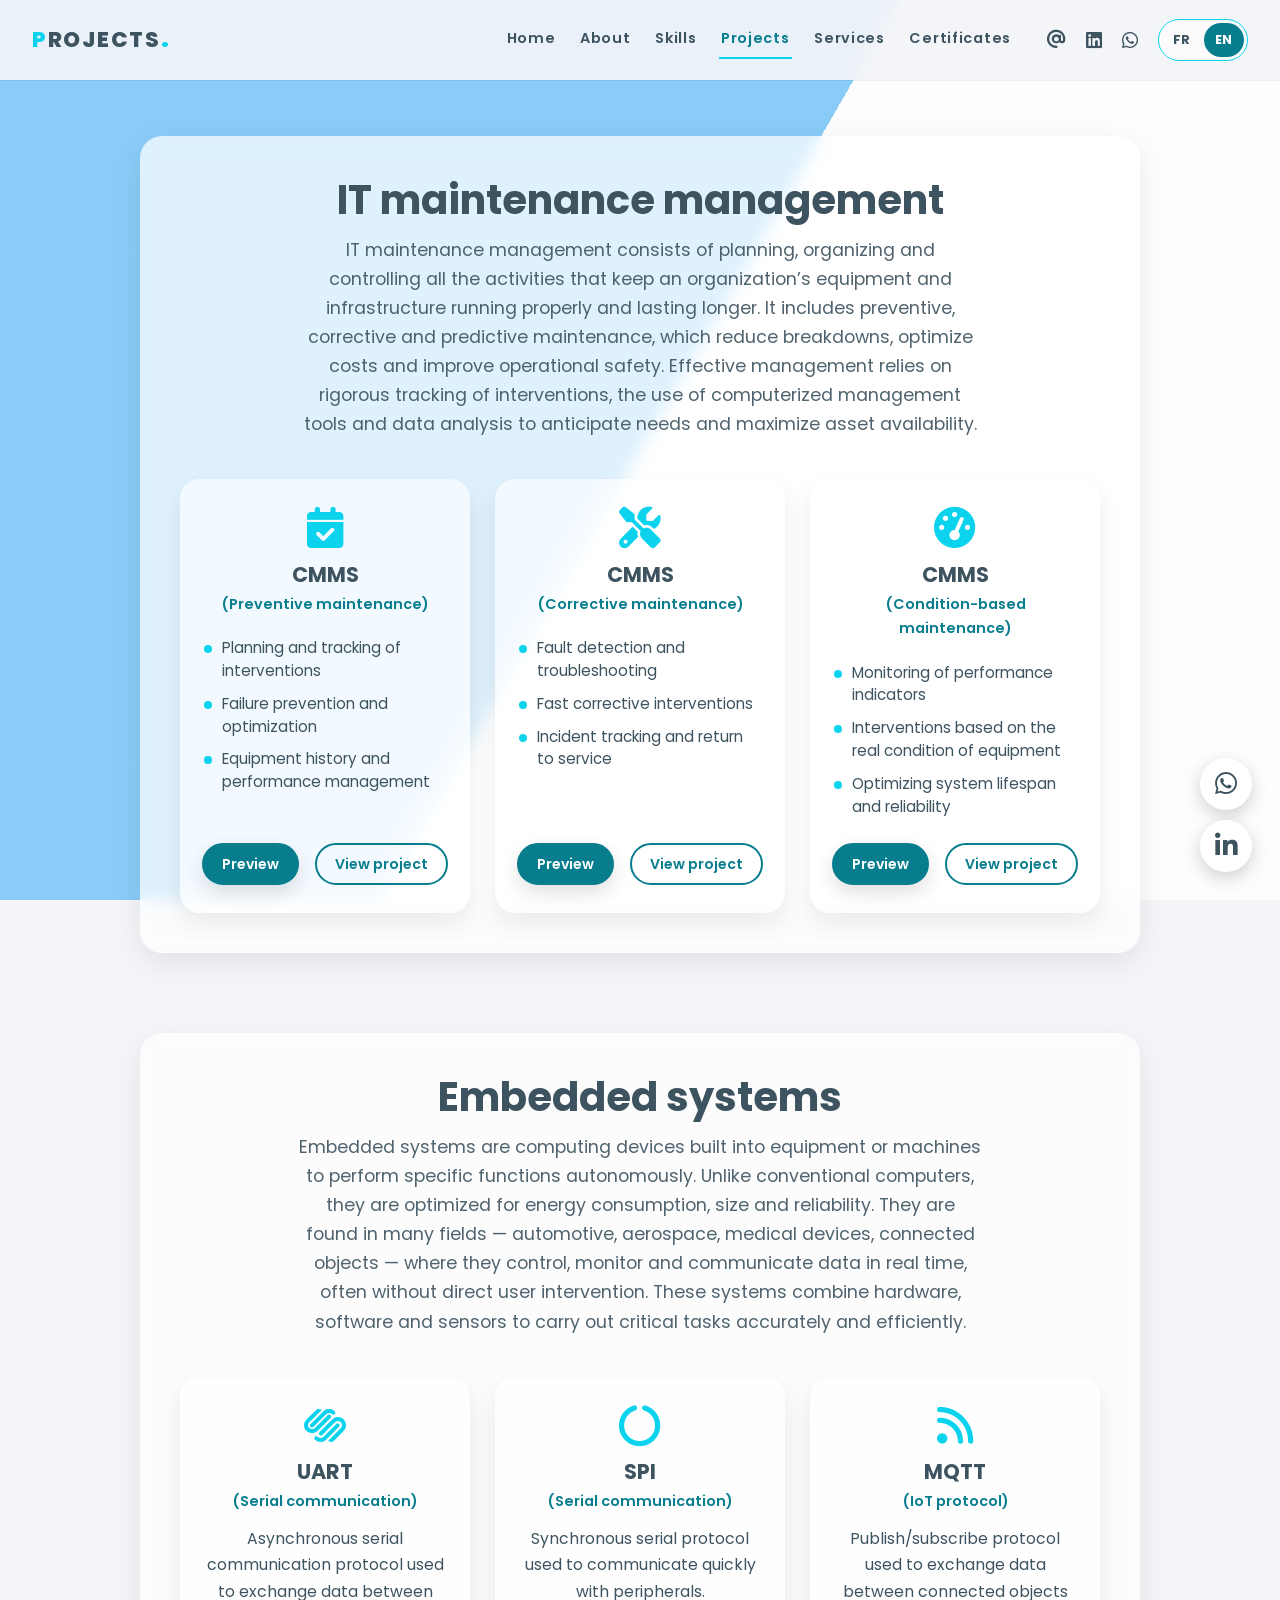
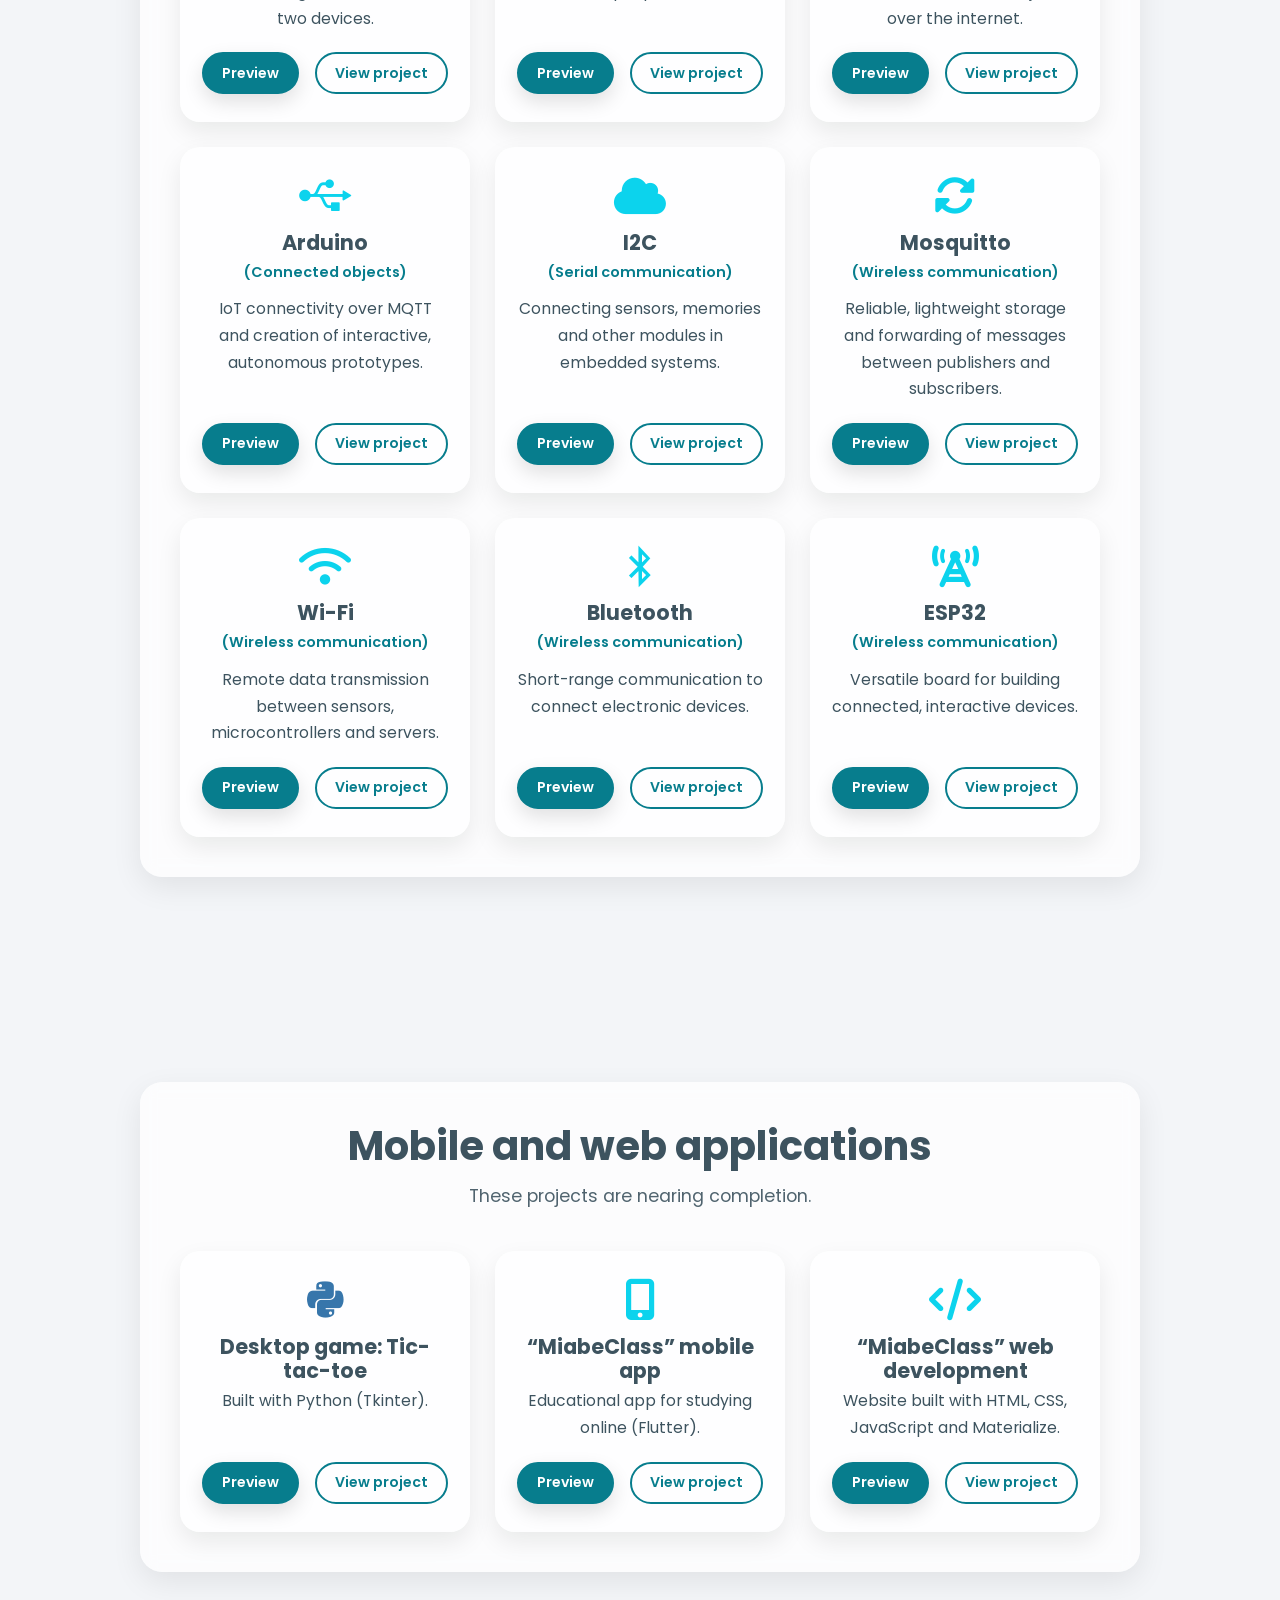
<file: realisation.html>
<!DOCTYPE html>
<html lang="fr">
<head>
    <meta charset="UTF-8">
    <meta name="viewport" content="width=device-width, initial-scale=1">
    <meta name="theme-color" content="#f3f5f8">
    <title>Mes réalisations</title>
    <link rel="preconnect" href="https://fonts.googleapis.com">
    <link rel="preconnect" href="https://fonts.gstatic.com" crossorigin>
    <link rel="stylesheet" href="https://fonts.googleapis.com/css2?family=Poppins:wght@400;600;800&display=swap">
    <link rel="stylesheet" href="https://cdnjs.cloudflare.com/ajax/libs/font-awesome/6.4.2/css/all.min.css">
    <link rel="stylesheet" href="css/site.css">
</head>
<body data-page="projects">

    <a class="skip-link" href="#main" data-i18n="skip">Aller au contenu</a>

    <div class="bg"></div>
    <div class="bg bg2"></div>
    <div class="bg bg3"></div>

    <header class="entete">
        <nav class="nav" data-i18n-aria="aria_nav" aria-label="Navigation principale">
            <a class="logo" href="home.html" data-logo="logo_projects"><span>R</span>éalisations<b>.</b></a>
            <div class="menu-panel" id="menu-panel">
                <ul class="menu">
                    <li><a href="home.html" data-i18n="nav_home">Accueil</a></li>
                    <li><a href="a_Propos.html" data-i18n="nav_about">À propos</a></li>
                    <li><a href="competances.html" data-i18n="nav_skills">Compétences</a></li>
                    <li><a href="realisation.html" aria-current="page" data-i18n="nav_projects">Réalisations</a></li>
                    <li><a href="services.html" data-i18n="nav_services">Services</a></li>
                    <li><a href="preuves.html" data-i18n="nav_certs">Certificats</a></li>
                </ul>
                <div class="reseaux">
                    <a href="mailto:assiongbonaimekpodar@gmail.com" aria-label="Email"><i class="fa-solid fa-at" aria-hidden="true"></i><span class="label">Email</span></a>
                    <a href="https://www.linkedin.com/in/assiongbon-aim%C3%A9-kpodar-089682370" target="_blank" rel="noopener" aria-label="LinkedIn"><i class="fab fa-linkedin" aria-hidden="true"></i><span class="label">LinkedIn</span></a>
                    <a href="https://wa.me/22897953754" target="_blank" rel="noopener" aria-label="WhatsApp"><i class="fab fa-whatsapp" aria-hidden="true"></i><span class="label">WhatsApp</span></a>
                </div>
            </div>
            <div class="lang" role="group" data-i18n-aria="aria_lang" aria-label="Langue">
                <button type="button" data-lang="fr" aria-pressed="true">FR</button>
                <button type="button" data-lang="en" aria-pressed="false">EN</button>
            </div>
            <button class="burger" type="button" aria-controls="menu-panel" aria-expanded="false" data-i18n-aria="aria_menu_open" aria-label="Ouvrir le menu">
                <span></span><span></span><span></span>
            </button>
        </nav>
    </header>

    <ul class="liens-flottants">
        <li><a href="https://wa.me/22897953754" target="_blank" rel="noopener" aria-label="WhatsApp"><i class="fa-brands fa-whatsapp" aria-hidden="true"></i></a></li>
        <li><a href="https://www.linkedin.com/in/assiongbon-aim%C3%A9-kpodar-089682370" target="_blank" rel="noopener" aria-label="LinkedIn"><i class="fa-brands fa-linkedin-in" aria-hidden="true"></i></a></li>
    </ul>

    <main id="main" class="container">

        <section id="maintenance" class="section">
            <div class="content">
                <div class="titre-section">
                        <h2 data-i18n="pr_maint_h">Gestion de la maintenance informatique</h2>
                        <p data-i18n="pr_maint_p">La gestion de la maintenance informatique consiste à planifier, organiser et contrôler l’ensemble des activités visant à assurer le bon fonctionnement et la longévité des équipements et infrastructures d’une organisation. Elle inclut la maintenance préventive, corrective et prédictive, permettant de réduire les pannes, d’optimiser les coûts et d’améliorer la sécurité des opérations. Une gestion efficace repose sur le suivi rigoureux des interventions, l’utilisation d’outils de gestion informatisés et l’analyse des données pour anticiper les besoins et maximiser la disponibilité des actifs.</p>
                    </div>
                <div class="grille-competences">
                    <article class="carte-competence">
                        <i class="fas fa-calendar-check" aria-hidden="true"></i>
                        <h3 data-i18n="t_gmao">GMAO</h3>
                        <p class="sub" data-i18n="sub_prev">(Maintenance préventive)</p>
                        <ul>
                            <li data-i18n="it_prev_1">Planification et suivi des interventions</li>
                            <li data-i18n="it_prev_2">Prévention des pannes et optimisation</li>
                            <li data-i18n="it_prev_3">Gestion des historiques et de la performance des équipements</li>
                        </ul>
                        <div class="boutons-apropos">
                        <a class="btn-principal" href="images/gmao_preventive.png" target="_blank" rel="noopener" data-i18n="btn_preview">Aperçu</a>
                        <a class="btn-secondaire" href="https://gmao-preventive.netlify.app/" target="_blank" rel="noopener" data-i18n="btn_project">Voir projet</a>
                        </div>
                    </article>
                    <article class="carte-competence">
                        <i class="fas fa-tools" aria-hidden="true"></i>
                        <h3 data-i18n="t_gmao">GMAO</h3>
                        <p class="sub" data-i18n="sub_corr">(Maintenance corrective)</p>
                        <ul>
                            <li data-i18n="it_corr_1">Détection et résolution des pannes</li>
                            <li data-i18n="it_corr_2">Interventions correctives rapides</li>
                            <li data-i18n="it_corr_3">Suivi des incidents et remise en service</li>
                        </ul>
                        <div class="boutons-apropos">
                        <a class="btn-principal" href="images/gmao_corrective.webp" target="_blank" rel="noopener" data-i18n="btn_preview">Aperçu</a>
                        <a class="btn-secondaire" href="https://gmao-corrective.netlify.app/" target="_blank" rel="noopener" data-i18n="btn_project">Voir projet</a>
                        </div>
                    </article>
                    <article class="carte-competence">
                        <i class="fas fa-tachometer-alt" aria-hidden="true"></i>
                        <h3 data-i18n="t_gmao">GMAO</h3>
                        <p class="sub" data-i18n="sub_cond">(Maintenance conditionnelle)</p>
                        <ul>
                            <li data-i18n="it_cond_1">Surveillance des indicateurs de performance</li>
                            <li data-i18n="it_cond_2">Interventions basées sur l’état réel des équipements</li>
                            <li data-i18n="it_cond_3">Optimisation de la durée de vie et de la fiabilité des systèmes</li>
                        </ul>
                        <div class="boutons-apropos">
                        <a class="btn-principal" href="images/gmao_conditionnelle.jpg" target="_blank" rel="noopener" data-i18n="btn_preview">Aperçu</a>
                        <a class="btn-secondaire" href="https://gmao-conditionnelle.netlify.app/" target="_blank" rel="noopener" data-i18n="btn_project">Voir projet</a>
                        </div>
                    </article>
                </div>
            </div>
        </section>

        <section id="embarques" class="section">
            <div class="content">
                <div class="titre-section">
                        <h2 data-i18n="pr_emb_h">Systèmes embarqués</h2>
                        <p data-i18n="pr_emb_p">Les systèmes embarqués sont des dispositifs informatiques intégrés dans des équipements ou des machines pour assurer des fonctions spécifiques de manière autonome. Contrairement aux ordinateurs classiques, ils sont optimisés en termes de consommation énergétique, de taille et de fiabilité. On les retrouve dans de nombreux domaines : automobile, aéronautique, appareils médicaux, objets connectés… où ils contrôlent, surveillent et communiquent des données en temps réel, souvent sans intervention directe de l’utilisateur. Ces systèmes combinent matériel, logiciel et capteurs pour exécuter des tâches critiques de façon précise et efficace.</p>
                    </div>
                <div class="grille-competences">
                    <article class="carte-competence">
                        <i class="fa-brands fa-squarespace" aria-hidden="true"></i>
                        <h3 data-i18n="t_uart">UART</h3>
                        <p class="sub" data-i18n="sub_serial">(Communication série)</p>
                        <p data-i18n="tx_uart">Protocole de communication série asynchrone utilisé pour échanger des données entre deux dispositifs.</p>
                        <div class="boutons-apropos">
                        <a class="btn-principal" href="images/uart.jpg" target="_blank" rel="noopener" data-i18n="btn_preview">Aperçu</a>
                        <a class="btn-secondaire" href="https://github.com/AIME-KPODAR/UART" target="_blank" rel="noopener" data-i18n="btn_project">Voir projet</a>
                    </div>
                    </article>
                    <article class="carte-competence">
                        <i class="fa-solid fa-circle-notch" aria-hidden="true"></i>
                        <h3 data-i18n="t_spi">SPI</h3>
                        <p class="sub" data-i18n="sub_serial">(Communication série)</p>
                        <p data-i18n="tx_spi">Protocole série synchrone utilisé pour communiquer rapidement avec des périphériques.</p>
                        <div class="boutons-apropos">
                        <a class="btn-principal" href="images/spi.jpg" target="_blank" rel="noopener" data-i18n="btn_preview">Aperçu</a>
                        <a class="btn-secondaire" href="https://github.com/AIME-KPODAR/SPI" target="_blank" rel="noopener" data-i18n="btn_project">Voir projet</a>
                        </div>
                    </article>
                    <article class="carte-competence">
                        <i class="fa-solid fa-rss" aria-hidden="true"></i>
                        <h3 data-i18n="t_mqtt">MQTT</h3>
                        <p class="sub" data-i18n="sub_iot">(Protocole IoT)</p>
                        <p data-i18n="tx_mqtt">Protocole de publication/abonnement utilisé pour échanger des données entre objets connectés via Internet.</p>
                        <div class="boutons-apropos">
                        <a class="btn-principal" href="images/mqtt.webp" target="_blank" rel="noopener" data-i18n="btn_preview">Aperçu</a>
                        <a class="btn-secondaire" href="https://github.com/AIME-KPODAR/MQTT" target="_blank" rel="noopener" data-i18n="btn_project">Voir projet</a>
                        </div>
                    </article>
                </div>
                <div class="grille-competences">
                    <article class="carte-competence">
                        <i class="fa-brands fa-usb" aria-hidden="true"></i>
                        <h3 data-i18n="t_arduino">Arduino</h3>
                        <p class="sub" data-i18n="sub_objects">(Objets connectés)</p>
                        <p data-i18n="tx_arduino">Connectivité IoT via MQTT et création de prototypes interactifs et autonomes.</p>
                        <div class="boutons-apropos">
                        <a class="btn-principal" href="images/arduino.jpg" target="_blank" rel="noopener" data-i18n="btn_preview">Aperçu</a>
                        <a class="btn-secondaire" href="https://github.com/AIME-KPODAR/ARDUINO_MQTT" target="_blank" rel="noopener" data-i18n="btn_project">Voir projet</a>
                        </div>
                    </article>
                    <article class="carte-competence">
                        <i class="fas fa-cloud" aria-hidden="true"></i>
                        <h3 data-i18n="t_i2c">I2C</h3>
                        <p class="sub" data-i18n="sub_serial">(Communication série)</p>
                        <p data-i18n="tx_i2c">Connexion de capteurs, de mémoires et d’autres modules dans les systèmes embarqués.</p>
                        <div class="boutons-apropos">
                        <a class="btn-principal" href="images/i2c.jpg" target="_blank" rel="noopener" data-i18n="btn_preview">Aperçu</a>
                        <a class="btn-secondaire" href="https://github.com/AIME-KPODAR/I2C" target="_blank" rel="noopener" data-i18n="btn_project">Voir projet</a>
                        </div>
                    </article>
                    <article class="carte-competence">
                        <i class="fas fa-sync-alt" aria-hidden="true"></i>
                        <h3 data-i18n="t_mosquitto">Mosquitto</h3>
                        <p class="sub" data-i18n="sub_wireless">(Communication sans fil)</p>
                        <p data-i18n="tx_mosquitto">Stockage et transmission fiables et légers des messages entre éditeurs et abonnés.</p>
                        <div class="boutons-apropos">
                        <a class="btn-principal" href="images/mosquitto.webp" target="_blank" rel="noopener" data-i18n="btn_preview">Aperçu</a>
                        <a class="btn-secondaire" href="https://github.com/AIME-KPODAR/MOSQUITTO" target="_blank" rel="noopener" data-i18n="btn_project">Voir projet</a>
                    </div>
                    </article>
                    <article class="carte-competence">
                        <i class="fas fa-wifi" aria-hidden="true"></i>
                        <h3 data-i18n="t_wifi">Wifi</h3>
                        <p class="sub" data-i18n="sub_wireless">(Communication sans fil)</p>
                        <p data-i18n="tx_wifi">Transmission de données à distance entre capteurs, microcontrôleurs et serveurs.</p>
                        <div class="boutons-apropos">
                        <a class="btn-principal" href="images/wifi.webp" target="_blank" rel="noopener" data-i18n="btn_preview">Aperçu</a>
                        <a class="btn-secondaire" href="https://github.com/AIME-KPODAR/WIFI" target="_blank" rel="noopener" data-i18n="btn_project">Voir projet</a>
                    </div>
                    </article>
                    <article class="carte-competence">
                        <i class="fa-brands fa-bluetooth-b" aria-hidden="true"></i>
                        <h3 data-i18n="t_bluetooth">Bluetooth</h3>
                        <p class="sub" data-i18n="sub_wireless">(Communication sans fil)</p>
                        <p data-i18n="tx_bluetooth">Communication à courte portée pour connecter des dispositifs électroniques.</p>
                        <div class="boutons-apropos">
                        <a class="btn-principal" href="images/bluetooth.jpg" target="_blank" rel="noopener" data-i18n="btn_preview">Aperçu</a>
                        <a class="btn-secondaire" href="https://github.com/AIME-KPODAR/BLUETOOTH" target="_blank" rel="noopener" data-i18n="btn_project">Voir projet</a>
                    </div>
                    </article>
                    <article class="carte-competence">
                        <i class="fa-solid fa-tower-cell" aria-hidden="true"></i>
                        <h3 data-i18n="t_esp32">ESP32</h3>
                        <p class="sub" data-i18n="sub_wireless">(Communication sans fil)</p>
                        <p data-i18n="tx_esp32">Polyvalent, pour créer des dispositifs connectés et interactifs.</p>
                        <div class="boutons-apropos">
                        <a class="btn-principal" href="images/esp32.webp" target="_blank" rel="noopener" data-i18n="btn_preview">Aperçu</a>
                        <a class="btn-secondaire" href="https://github.com/AIME-KPODAR/ESP32" target="_blank" rel="noopener" data-i18n="btn_project">Voir projet</a>
                    </div>
                    </article>
                </div>
            </div>
        </section>

        <section id="applications" class="section">
            <div class="content">
                <div class="titre-section">
                        <h2 data-i18n="pr_app_h">Applications mobiles et web</h2>
                        <p data-i18n="pr_app_p">Ces projets sont en cours d’achèvement.</p>
                    </div>
                <div class="grille-competences">
                    <article class="carte-competence">
                        <i class="fa-brands fa-python" aria-hidden="true"></i>
                        <h3 data-i18n="t_ttt">Jeu de bureau : Tic-tac-toe</h3>
                        <p data-i18n="tx_ttt">Développé avec Python (Tkinter).</p>
                        <div class="boutons-apropos">
                        <a class="btn-principal" href="images/image_de_presentation_1024x500.png" target="_blank" rel="noopener" data-i18n="btn_preview">Aperçu</a>
                        <a class="btn-secondaire" href="https://assiongbon2331.pythonanywhere.com/" target="_blank" rel="noopener" data-i18n="btn_project">Voir projet</a>
                    </div>
                    </article>
                    <article class="carte-competence">
                        <i class="fas fa-mobile-alt" aria-hidden="true"></i>
                        <h3 data-i18n="t_miabe_app">Application mobile « MiabeClass »</h3>
                        <p data-i18n="tx_miabe_app">Application éducative pour étudier en ligne (Flutter).</p>
                        <div class="boutons-apropos">
                        <a class="btn-principal" href="images/miabeclass_app.jpeg" target="_blank" rel="noopener" data-i18n="btn_preview">Aperçu</a>
                        <a class="btn-secondaire" href="video/appli_miabeClass_Version_1.0.0.mp4" target="_blank" rel="noopener" data-i18n="btn_project">Voir projet</a>
                    </div>
                    </article>
                    <article class="carte-competence">
                        <i class="fa-solid fa-code" aria-hidden="true"></i>
                        <h3 data-i18n="t_miabe_web">Développement web « MiabeClass »</h3>
                        <p data-i18n="tx_miabe_web">Site web en HTML, CSS, JavaScript et Materialize.</p>
                        <div class="boutons-apropos">
                        <a class="btn-principal" href="images/miabeclass_home.PNG" target="_blank" rel="noopener" data-i18n="btn_preview">Aperçu</a>
                        <a class="btn-secondaire" href="https://miabeclass.netlify.app/" target="_blank" rel="noopener" data-i18n="btn_project">Voir projet</a>
                    </div>
                    </article>
                </div>
            </div>
        </section>

    </main>

    <script src="js/translations.js"></script>
    <script src="js/site.js"></script>
</body>
</html>
</file>
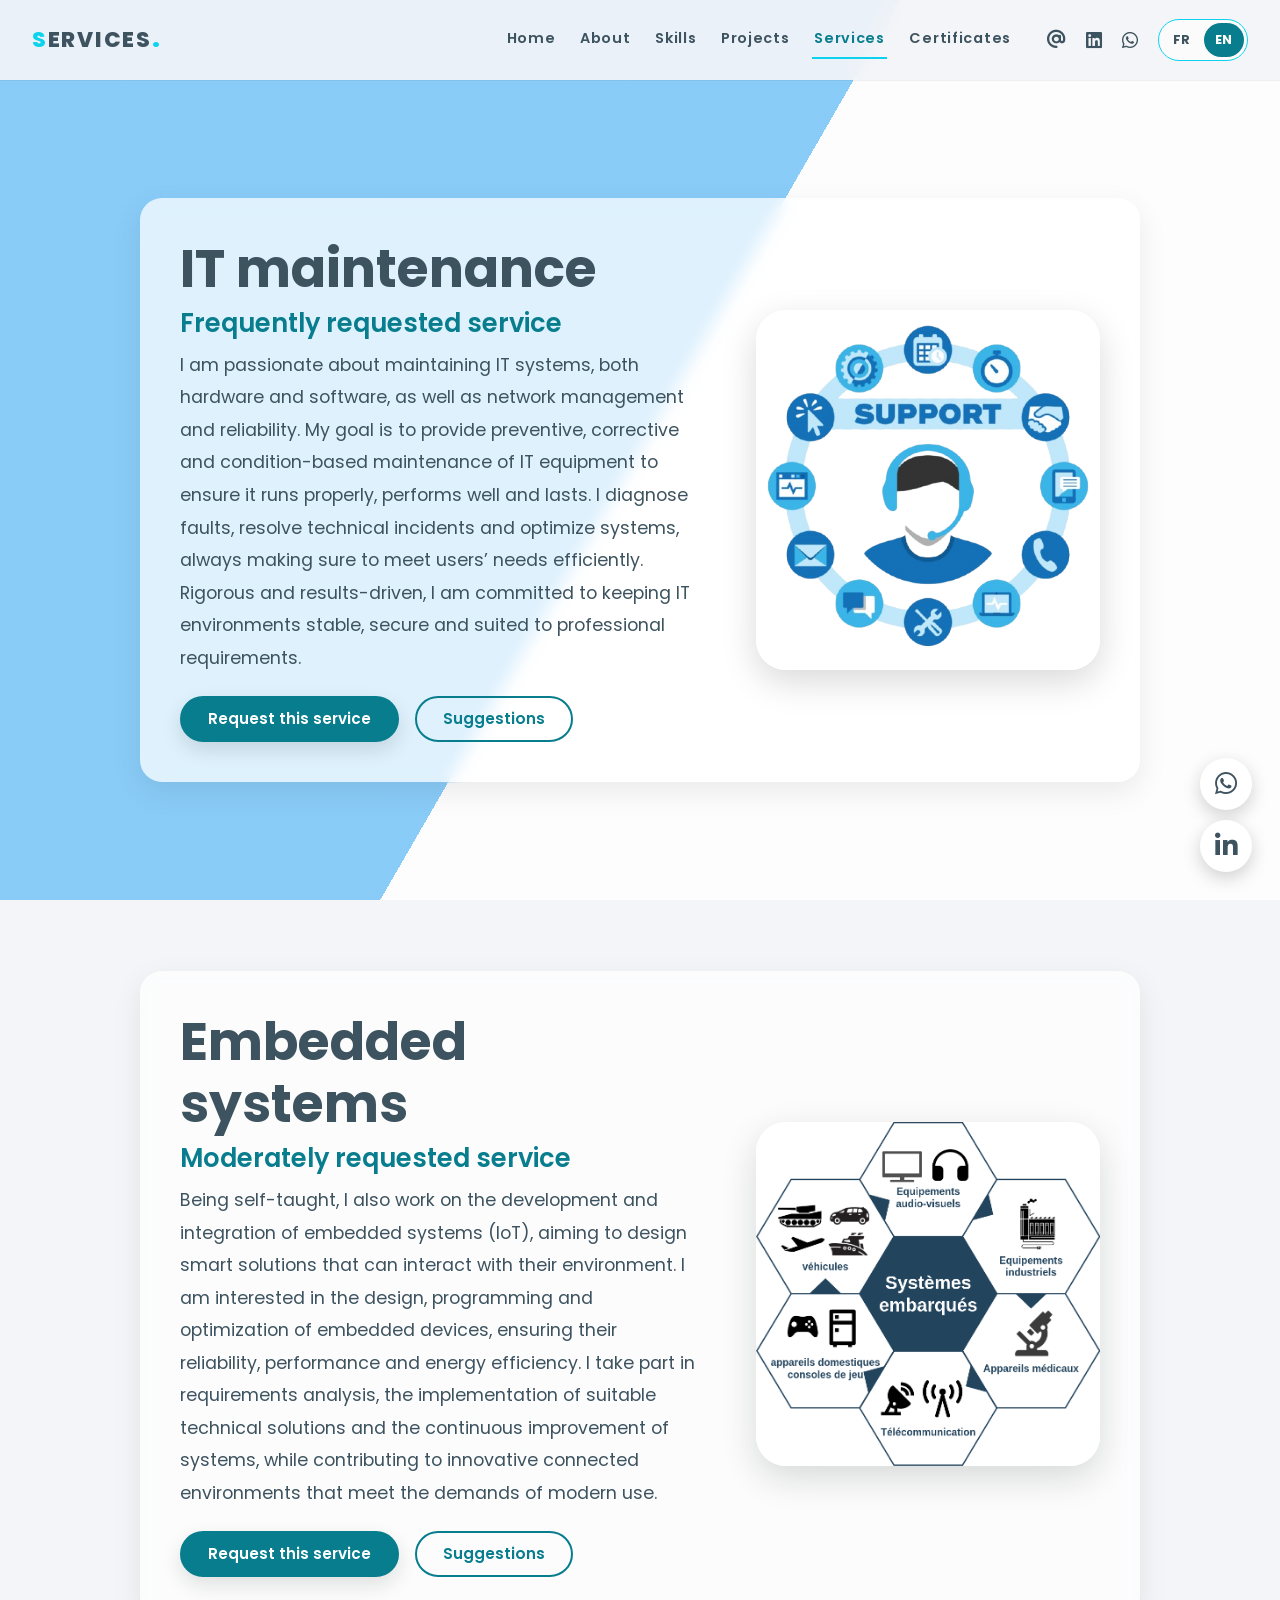
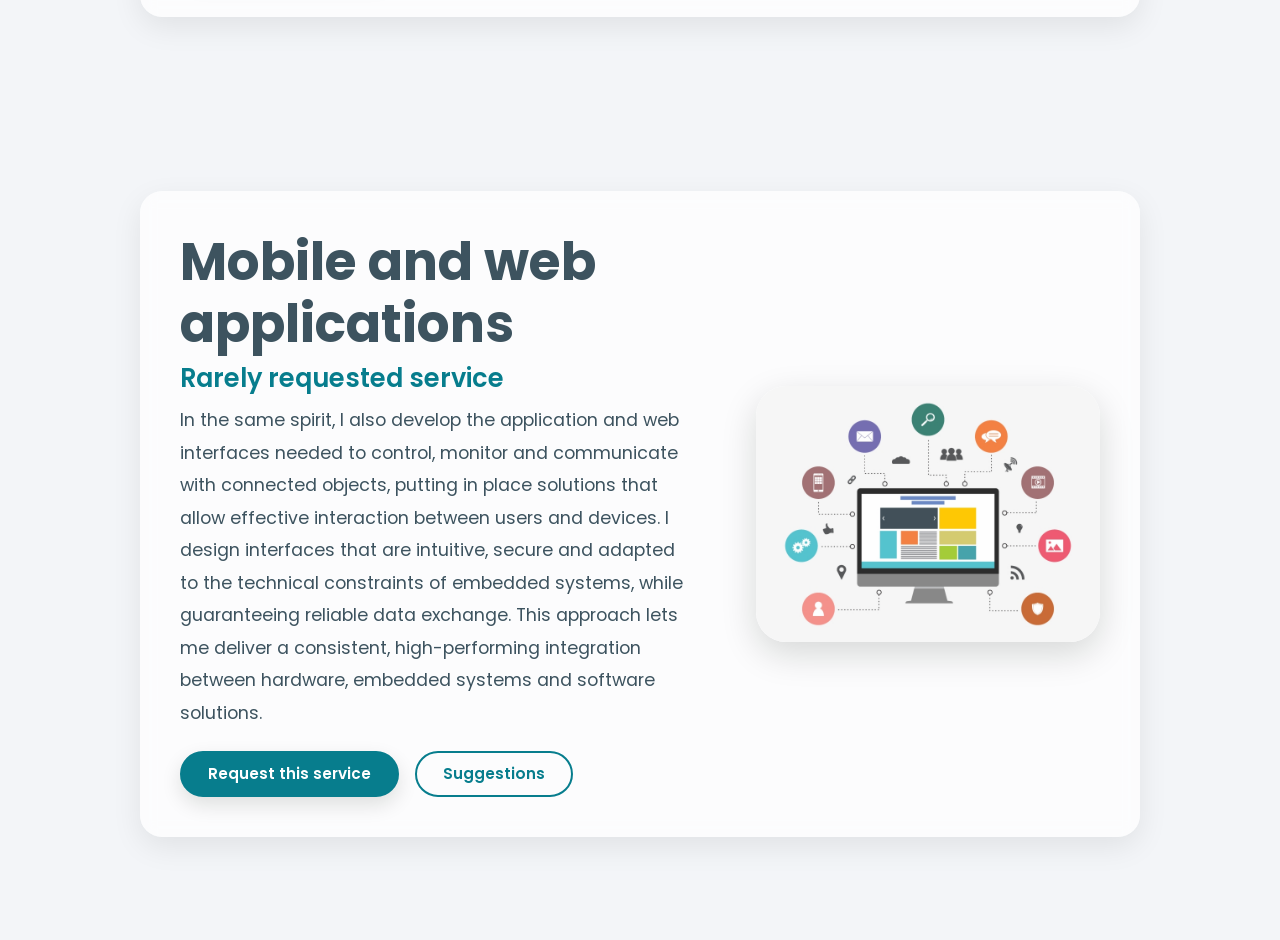
<file: services.html>
<!DOCTYPE html>
<html lang="fr">
<head>
    <meta charset="UTF-8">
    <meta name="viewport" content="width=device-width, initial-scale=1">
    <meta name="theme-color" content="#f3f5f8">
    <title>Mes services</title>
    <link rel="preconnect" href="https://fonts.googleapis.com">
    <link rel="preconnect" href="https://fonts.gstatic.com" crossorigin>
    <link rel="stylesheet" href="https://fonts.googleapis.com/css2?family=Poppins:wght@400;600;800&display=swap">
    <link rel="stylesheet" href="https://cdnjs.cloudflare.com/ajax/libs/font-awesome/6.4.2/css/all.min.css">
    <link rel="stylesheet" href="css/site.css">
</head>
<body data-page="services">

    <a class="skip-link" href="#main" data-i18n="skip">Aller au contenu</a>

    <div class="bg"></div>
    <div class="bg bg2"></div>
    <div class="bg bg3"></div>

    <header class="entete">
        <nav class="nav" data-i18n-aria="aria_nav" aria-label="Navigation principale">
            <a class="logo" href="home.html" data-logo="logo_services"><span>S</span>ervices<b>.</b></a>

            <div class="menu-panel" id="menu-panel">
                <ul class="menu">
                    <li><a href="home.html" data-i18n="nav_home">Accueil</a></li>
                    <li><a href="a_Propos.html" data-i18n="nav_about">À propos</a></li>
                    <li><a href="competances.html" data-i18n="nav_skills">Compétences</a></li>
                    <li><a href="realisation.html" data-i18n="nav_projects">Réalisations</a></li>
                    <li><a href="services.html" aria-current="page" data-i18n="nav_services">Services</a></li>
                    <li><a href="preuves.html" data-i18n="nav_certs">Certificats</a></li>
                </ul>
                <div class="reseaux">
                    <a href="mailto:assiongbonaimekpodar@gmail.com" aria-label="Email"><i class="fa-solid fa-at" aria-hidden="true"></i><span class="label">Email</span></a>
                    <a href="https://www.linkedin.com/in/assiongbon-aim%C3%A9-kpodar-089682370" target="_blank" rel="noopener" aria-label="LinkedIn"><i class="fab fa-linkedin" aria-hidden="true"></i><span class="label">LinkedIn</span></a>
                    <a href="https://wa.me/22897953754" target="_blank" rel="noopener" aria-label="WhatsApp"><i class="fab fa-whatsapp" aria-hidden="true"></i><span class="label">WhatsApp</span></a>
                </div>
            </div>

            <div class="lang" role="group" data-i18n-aria="aria_lang" aria-label="Langue">
                <button type="button" data-lang="fr" aria-pressed="true">FR</button>
                <button type="button" data-lang="en" aria-pressed="false">EN</button>
            </div>

            <button class="burger" type="button" aria-controls="menu-panel" aria-expanded="false" data-i18n-aria="aria_menu_open" aria-label="Ouvrir le menu">
                <span></span><span></span><span></span>
            </button>
        </nav>
    </header>

    <ul class="liens-flottants">
        <li><a href="https://wa.me/22897953754" target="_blank" rel="noopener" aria-label="WhatsApp"><i class="fa-brands fa-whatsapp" aria-hidden="true"></i></a></li>
        <li><a href="https://www.linkedin.com/in/assiongbon-aim%C3%A9-kpodar-089682370" target="_blank" rel="noopener" aria-label="LinkedIn"><i class="fa-brands fa-linkedin-in" aria-hidden="true"></i></a></li>
    </ul>

    <div class="lines" aria-hidden="true">
        <div class="line"></div>
        <div class="line"></div>
        <div class="line"></div>
        <div class="line"></div>
        <div class="line"></div>
        <div class="line"></div>
        <div class="line"></div>
        <div class="line"></div>
        <div class="line"></div>
        <div class="line"></div>
    </div>

    <main id="main" class="container">
        <section class="section">
            <div class="content hero-apropos">
                <div class="texte-apropos">
                    <h1 data-i18n="sv1_h1">Maintenance informatique</h1>
                    <h2 data-i18n="sv1_h2">Service fréquemment demandé</h2>
                    <p data-i18n="sv1_p">Je suis passionné par la maintenance des systèmes informatiques, tant au niveau matériel que logiciel, ainsi que par la gestion et la fiabilité des réseaux. Mon objectif est d’assurer la maintenance préventive, corrective et conditionnelle des équipements informatiques afin de garantir leur bon fonctionnement, leur performance et leur durabilité. J’interviens dans le diagnostic des pannes, la résolution des incidents techniques et l’optimisation des systèmes, tout en veillant à répondre efficacement aux besoins des utilisateurs. Rigoureux et orienté résultats, je m’engage à maintenir des environnements informatiques stables, sécurisés et adaptés aux exigences professionnelles.</p>
                    <div class="boutons-apropos">
                        <a class="btn-principal" href="demande_services.html" data-i18n="btn_request">Demander ce service</a>
                        <a class="btn-secondaire" href="suggestions.html" data-i18n="btn_suggest">Suggestions</a>
                    </div>
                </div>
                <div class="image-apropos">
                    <img src="images/support_IT-fond_blanc.png" loading="lazy" decoding="async" data-i18n-alt="alt_sv1" alt="Illustration du support informatique">
                </div>
            </div>
        </section>

        <section class="section">
            <div class="content hero-apropos">
                <div class="texte-apropos">
                    <h1 data-i18n="sv2_h1">Systèmes embarqués</h1>
                    <h2 data-i18n="sv2_h2">Service moyennement demandé</h2>
                    <p data-i18n="sv2_p">En autodidacte, j’interviens également dans le développement et l’intégration de systèmes embarqués (IoT), avec pour objectif de concevoir des solutions intelligentes capables d’interagir avec leur environnement. Je m’intéresse à la conception, à la programmation et à l’optimisation de dispositifs embarqués, en veillant à leur fiabilité, leur performance et leur efficacité énergétique. J’interviens dans l’analyse des besoins, la mise en œuvre de solutions techniques adaptées et l’amélioration continue des systèmes, tout en contribuant à la création d’environnements connectés innovants répondant aux exigences des usages modernes.</p>
                    <div class="boutons-apropos">
                        <a class="btn-principal" href="demande_services.html" data-i18n="btn_request">Demander ce service</a>
                        <a class="btn-secondaire" href="suggestions.html" data-i18n="btn_suggest">Suggestions</a>
                    </div>
                </div>
                <div class="image-apropos">
                    <img src="images/embedded-systems.png" loading="lazy" decoding="async" data-i18n-alt="alt_sv2" alt="Illustration des systèmes embarqués">
                </div>
            </div>
        </section>

        <section class="section">
            <div class="content hero-apropos">
                <div class="texte-apropos">
                    <h1 data-i18n="sv3_h1">Application mobile et web</h1>
                    <h2 data-i18n="sv3_h2">Service rarement demandé</h2>
                    <p data-i18n="sv3_p">Dans cette logique, j’assure également le développement des interfaces applicatives et web nécessaires au pilotage, au suivi et à la communication des objets connectés, en mettant en place des solutions permettant une interaction efficace entre les utilisateurs et les dispositifs. Je veille à concevoir des interfaces intuitives, sécurisées et adaptées aux contraintes techniques des systèmes embarqués, tout en garantissant la fiabilité des échanges de données. Cette approche me permet d’assurer une intégration cohérente et performante entre le matériel, les systèmes embarqués et les solutions logicielles.</p>
                    <div class="boutons-apropos">
                        <a class="btn-principal" href="demande_services.html" data-i18n="btn_request">Demander ce service</a>
                        <a class="btn-secondaire" href="suggestions.html" data-i18n="btn_suggest">Suggestions</a>
                    </div>
                </div>
                <div class="image-apropos">
                    <img src="images/dev.png" loading="lazy" decoding="async" data-i18n-alt="alt_sv3" alt="Illustration du développement d’applications">
                </div>
            </div>
        </section>
    </main>

    <script src="js/translations.js"></script>
    <script src="js/site.js"></script>
</body>
</html>
</file>
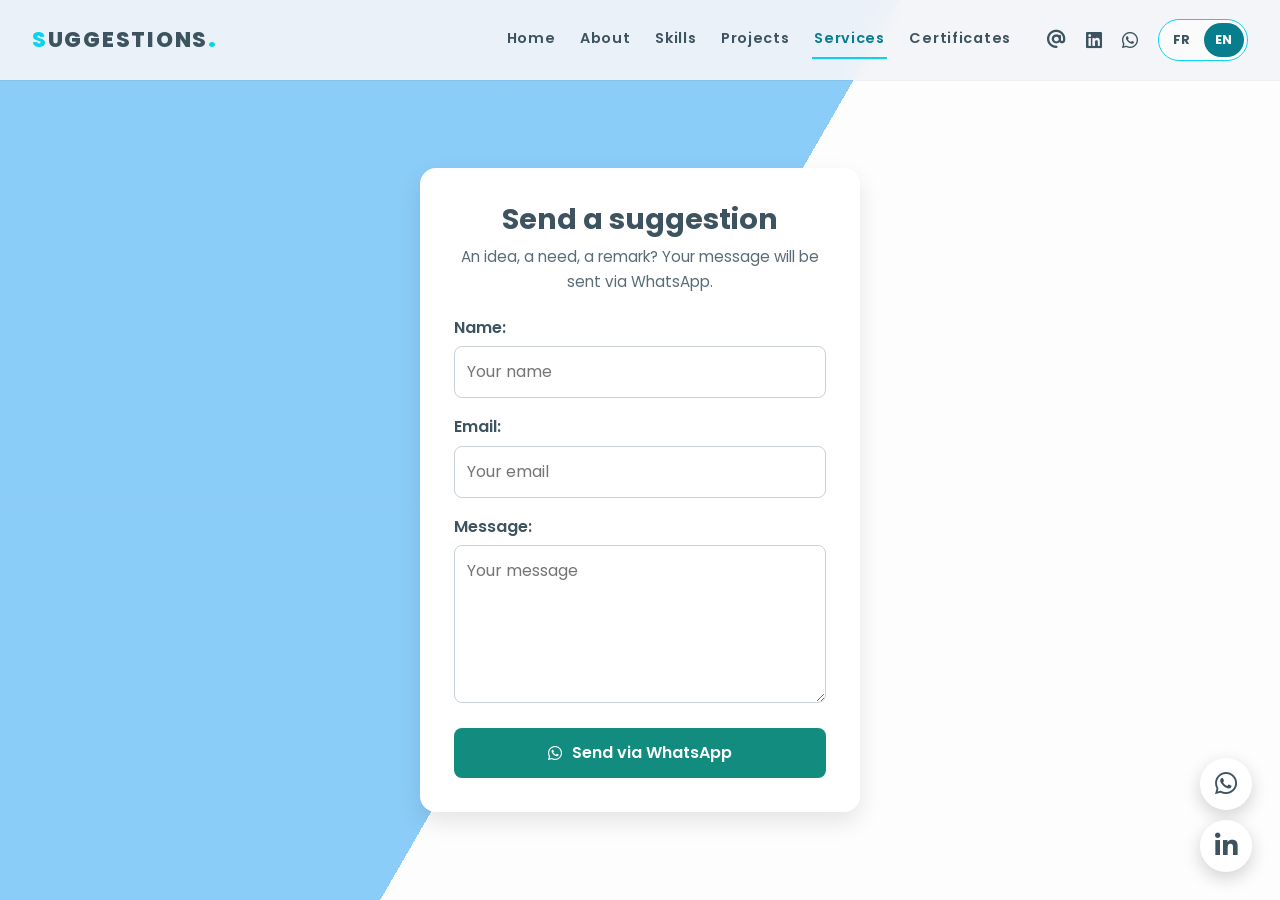
<file: suggestions.html>
<!DOCTYPE html>
<html lang="fr">
<head>
    <meta charset="UTF-8">
    <meta name="viewport" content="width=device-width, initial-scale=1">
    <meta name="theme-color" content="#f3f5f8">
    <title>Suggestions</title>
    <link rel="preconnect" href="https://fonts.googleapis.com">
    <link rel="preconnect" href="https://fonts.gstatic.com" crossorigin>
    <link rel="stylesheet" href="https://fonts.googleapis.com/css2?family=Poppins:wght@400;600;800&display=swap">
    <link rel="stylesheet" href="https://cdnjs.cloudflare.com/ajax/libs/font-awesome/6.4.2/css/all.min.css">
    <link rel="stylesheet" href="css/site.css">
</head>
<body data-page="suggest">

    <a class="skip-link" href="#main" data-i18n="skip">Aller au contenu</a>

    <div class="bg"></div>
    <div class="bg bg2"></div>
    <div class="bg bg3"></div>

    <header class="entete">
        <nav class="nav" data-i18n-aria="aria_nav" aria-label="Navigation principale">
            <a class="logo" href="home.html" data-logo="logo_suggest"><span>S</span>uggestions<b>.</b></a>

            <div class="menu-panel" id="menu-panel">
                <ul class="menu">
                    <li><a href="home.html" data-i18n="nav_home">Accueil</a></li>
                    <li><a href="a_Propos.html" data-i18n="nav_about">À propos</a></li>
                    <li><a href="competances.html" data-i18n="nav_skills">Compétences</a></li>
                    <li><a href="realisation.html" data-i18n="nav_projects">Réalisations</a></li>
                    <li><a href="services.html" aria-current="page" data-i18n="nav_services">Services</a></li>
                    <li><a href="preuves.html" data-i18n="nav_certs">Certificats</a></li>
                </ul>
                <div class="reseaux">
                    <a href="mailto:assiongbonaimekpodar@gmail.com" aria-label="Email"><i class="fa-solid fa-at" aria-hidden="true"></i><span class="label">Email</span></a>
                    <a href="https://www.linkedin.com/in/assiongbon-aim%C3%A9-kpodar-089682370" target="_blank" rel="noopener" aria-label="LinkedIn"><i class="fab fa-linkedin" aria-hidden="true"></i><span class="label">LinkedIn</span></a>
                    <a href="https://wa.me/22897953754" target="_blank" rel="noopener" aria-label="WhatsApp"><i class="fab fa-whatsapp" aria-hidden="true"></i><span class="label">WhatsApp</span></a>
                </div>
            </div>

            <div class="lang" role="group" data-i18n-aria="aria_lang" aria-label="Langue">
                <button type="button" data-lang="fr" aria-pressed="true">FR</button>
                <button type="button" data-lang="en" aria-pressed="false">EN</button>
            </div>

            <button class="burger" type="button" aria-controls="menu-panel" aria-expanded="false" data-i18n-aria="aria_menu_open" aria-label="Ouvrir le menu">
                <span></span><span></span><span></span>
            </button>
        </nav>
    </header>

    <ul class="liens-flottants">
        <li><a href="https://wa.me/22897953754" target="_blank" rel="noopener" aria-label="WhatsApp"><i class="fa-brands fa-whatsapp" aria-hidden="true"></i></a></li>
        <li><a href="https://www.linkedin.com/in/assiongbon-aim%C3%A9-kpodar-089682370" target="_blank" rel="noopener" aria-label="LinkedIn"><i class="fa-brands fa-linkedin-in" aria-hidden="true"></i></a></li>
    </ul>

    <main id="main" class="container">
        <section class="section">
            <form class="form-card" id="contactForm" data-wa-form data-wa-subject="wa_subj_suggest">
                <h1 data-i18n="suggest_h1">Envoyer une suggestion</h1>
                <p class="intro" data-i18n="suggest_intro">Une idée, un besoin, une remarque ? Votre message sera envoyé via WhatsApp.</p>
                <label data-i18n="lbl_name" for="nom">Nom :</label>
                <input type="text" id="nom" name="nom" autocomplete="name" required data-i18n-ph="ph_name" placeholder="Votre nom">
                <label data-i18n="lbl_email" for="email">Email :</label>
                <input type="email" id="email" name="email" autocomplete="email" inputmode="email" required data-i18n-ph="ph_email" placeholder="Votre email">
                <label data-i18n="lbl_message" for="message">Message :</label>
                <textarea id="message" name="message" rows="5" required data-i18n-ph="ph_message" placeholder="Votre message"></textarea>
                <button type="submit" class="btn-whatsapp"><i class="fab fa-whatsapp" aria-hidden="true"></i> <span data-i18n="send_wa">Envoyer sur WhatsApp</span></button>
            </form>
        </section>
    </main>

    <script src="js/translations.js"></script>
    <script src="js/site.js"></script>
</body>
</html>
</file>
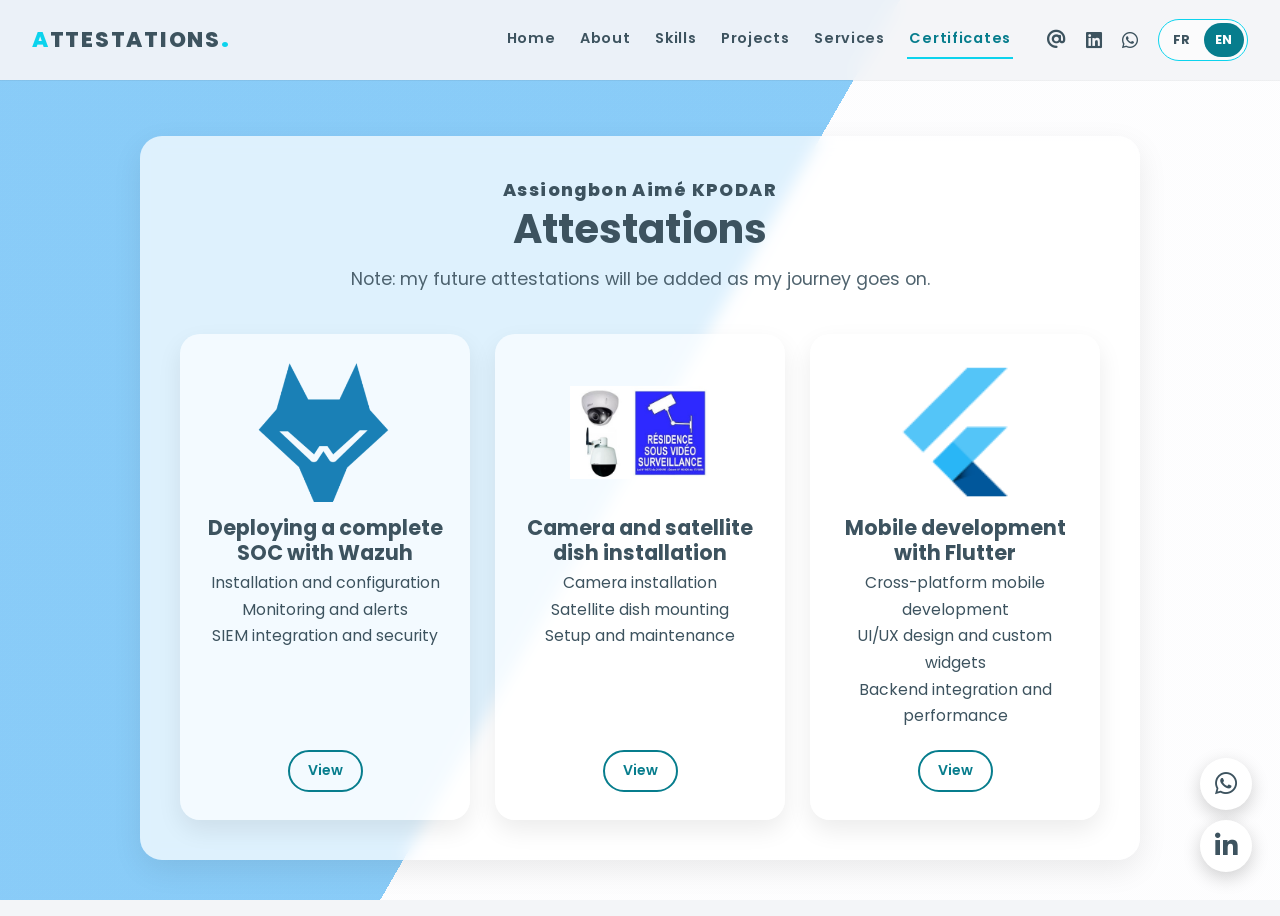
<file: voir_attestations.html>
<!DOCTYPE html>
<html lang="fr">
<head>
    <meta charset="UTF-8">
    <meta name="viewport" content="width=device-width, initial-scale=1">
    <meta name="theme-color" content="#f3f5f8">
    <title>Mes attestations</title>
    <link rel="preconnect" href="https://fonts.googleapis.com">
    <link rel="preconnect" href="https://fonts.gstatic.com" crossorigin>
    <link rel="stylesheet" href="https://fonts.googleapis.com/css2?family=Poppins:wght@400;600;800&display=swap">
    <link rel="stylesheet" href="https://cdnjs.cloudflare.com/ajax/libs/font-awesome/6.4.2/css/all.min.css">
    <link rel="stylesheet" href="css/site.css">
</head>
<body data-page="attest">

    <a class="skip-link" href="#main" data-i18n="skip">Aller au contenu</a>

    <div class="bg"></div>
    <div class="bg bg2"></div>
    <div class="bg bg3"></div>

    <header class="entete">
        <nav class="nav" data-i18n-aria="aria_nav" aria-label="Navigation principale">
            <a class="logo" href="home.html" data-logo="logo_attest"><span>A</span>ttestations<b>.</b></a>

            <div class="menu-panel" id="menu-panel">
                <ul class="menu">
                    <li><a href="home.html" data-i18n="nav_home">Accueil</a></li>
                    <li><a href="a_Propos.html" data-i18n="nav_about">À propos</a></li>
                    <li><a href="competances.html" data-i18n="nav_skills">Compétences</a></li>
                    <li><a href="realisation.html" data-i18n="nav_projects">Réalisations</a></li>
                    <li><a href="services.html" data-i18n="nav_services">Services</a></li>
                    <li><a href="preuves.html" aria-current="page" data-i18n="nav_certs">Certificats</a></li>
                </ul>
                <div class="reseaux">
                    <a href="mailto:assiongbonaimekpodar@gmail.com" aria-label="Email"><i class="fa-solid fa-at" aria-hidden="true"></i><span class="label">Email</span></a>
                    <a href="https://www.linkedin.com/in/assiongbon-aim%C3%A9-kpodar-089682370" target="_blank" rel="noopener" aria-label="LinkedIn"><i class="fab fa-linkedin" aria-hidden="true"></i><span class="label">LinkedIn</span></a>
                    <a href="https://wa.me/22897953754" target="_blank" rel="noopener" aria-label="WhatsApp"><i class="fab fa-whatsapp" aria-hidden="true"></i><span class="label">WhatsApp</span></a>
                </div>
            </div>

            <div class="lang" role="group" data-i18n-aria="aria_lang" aria-label="Langue">
                <button type="button" data-lang="fr" aria-pressed="true">FR</button>
                <button type="button" data-lang="en" aria-pressed="false">EN</button>
            </div>

            <button class="burger" type="button" aria-controls="menu-panel" aria-expanded="false" data-i18n-aria="aria_menu_open" aria-label="Ouvrir le menu">
                <span></span><span></span><span></span>
            </button>
        </nav>
    </header>

    <ul class="liens-flottants">
        <li><a href="https://wa.me/22897953754" target="_blank" rel="noopener" aria-label="WhatsApp"><i class="fa-brands fa-whatsapp" aria-hidden="true"></i></a></li>
        <li><a href="https://www.linkedin.com/in/assiongbon-aim%C3%A9-kpodar-089682370" target="_blank" rel="noopener" aria-label="LinkedIn"><i class="fa-brands fa-linkedin-in" aria-hidden="true"></i></a></li>
    </ul>

    <main id="main" class="container">
        <section class="section">
            <div class="content">
                <div class="titre-section">
                    <p class="eyebrow" data-i18n="person_name">KPODAR Assiongbon Aimé</p>
                    <h2 data-i18n="att_h">Attestations</h2>
                    <p data-i18n="att_p">NB : mes futures attestations seront ajoutées au fur et à mesure de mon parcours.</p>
                </div>
                <div class="grille-competences">
                    <article class="carte-competence">
                        <img src="images/Wazuh-orig.png" loading="lazy" decoding="async" alt="" aria-hidden="true">
                        <h3 data-i18n="att1_t">Déploiement d’un SOC complet avec Wazuh</h3>
                        <p data-i18n-html="att1_p">Installation et configuration<br>Surveillance et alertes<br>Intégration SIEM et sécurité</p>
                        <div class="boutons-apropos">
                            <a class="btn-secondaire" href="images/Attestation Déployer un SOC avec Wazuh KPODAR Assiongbon Aimé.jpg" target="_blank" rel="noopener" data-i18n="btn_view">Voir</a>
                        </div>
                    </article>
                    <article class="carte-competence">
                        <img src="images/wifi-video-surveillance.jpg" loading="lazy" decoding="async" alt="" aria-hidden="true">
                        <h3 data-i18n="att2_t">Montage de caméras et d’antennes paraboliques</h3>
                        <p data-i18n-html="att2_p">Installation de caméras<br>Montage de paraboles<br>Configuration et maintenance</p>
                        <div class="boutons-apropos">
                            <a class="btn-secondaire" href="images/ATTESTATION DE FORMATION EL PROF Aab KPODAR Assiongbon Aimé.jpg" target="_blank" rel="noopener" data-i18n="btn_view">Voir</a>
                        </div>
                    </article>
                    <article class="carte-competence">
                        <img src="images/flutter.png" loading="lazy" decoding="async" alt="" aria-hidden="true">
                        <h3 data-i18n="att3_t">Développement mobile avec Flutter</h3>
                        <p data-i18n-html="att3_p">Développement mobile multiplateforme<br>Design UI/UX et widgets personnalisés<br>Intégration backend et performance</p>
                        <div class="boutons-apropos">
                            <a class="btn-secondaire" href="images/Flutter_KPODAR Assiongbon Aimé.jpg" target="_blank" rel="noopener" data-i18n="btn_view">Voir</a>
                        </div>
                    </article>
                </div>
            </div>
        </section>
    </main>

    <script src="js/translations.js"></script>
    <script src="js/site.js"></script>
</body>
</html>
</file>
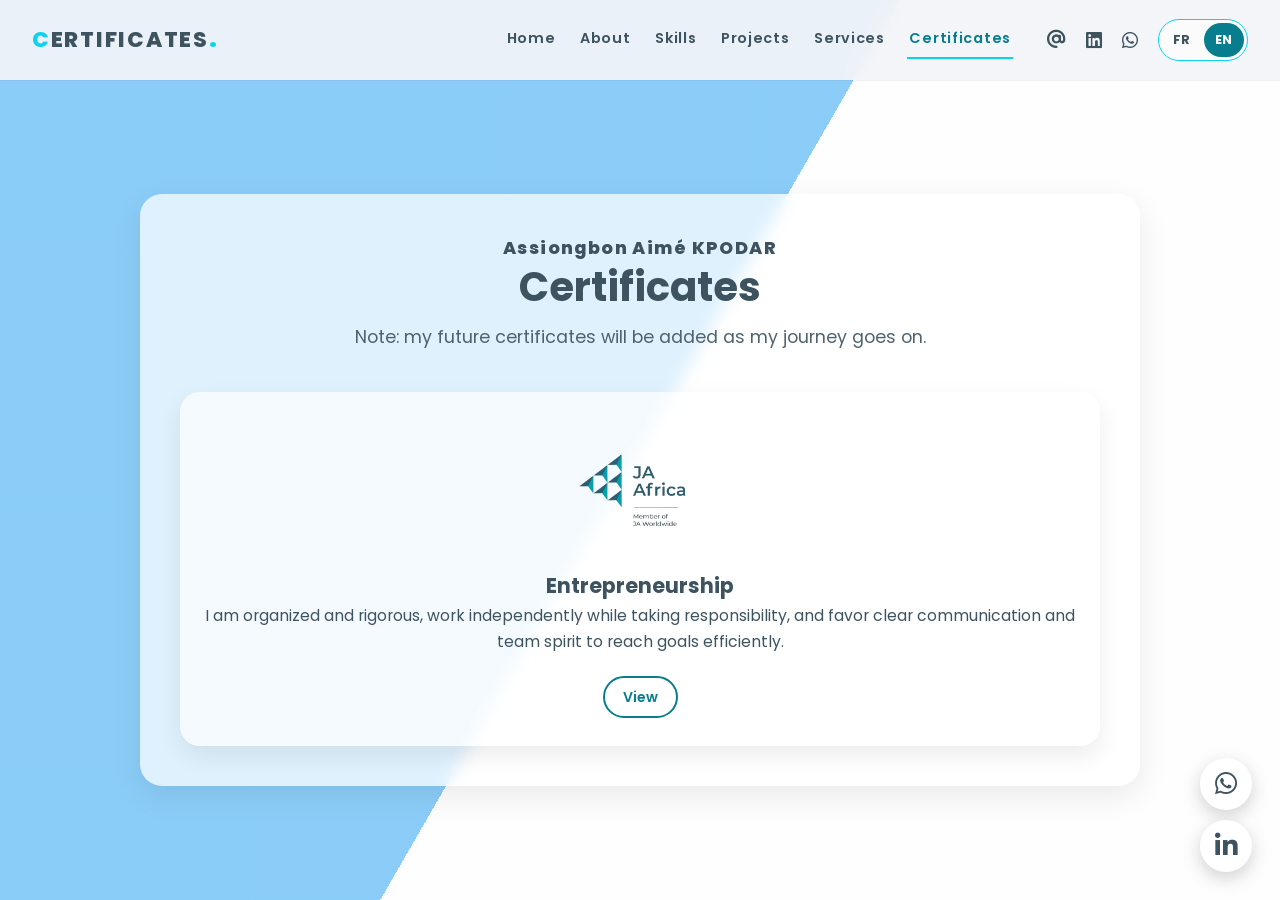
<file: voir_certificats.html>
<!DOCTYPE html>
<html lang="fr">
<head>
    <meta charset="UTF-8">
    <meta name="viewport" content="width=device-width, initial-scale=1">
    <meta name="theme-color" content="#f3f5f8">
    <title>Mes certificats</title>
    <link rel="preconnect" href="https://fonts.googleapis.com">
    <link rel="preconnect" href="https://fonts.gstatic.com" crossorigin>
    <link rel="stylesheet" href="https://fonts.googleapis.com/css2?family=Poppins:wght@400;600;800&display=swap">
    <link rel="stylesheet" href="https://cdnjs.cloudflare.com/ajax/libs/font-awesome/6.4.2/css/all.min.css">
    <link rel="stylesheet" href="css/site.css">
</head>
<body data-page="certs">

    <a class="skip-link" href="#main" data-i18n="skip">Aller au contenu</a>

    <div class="bg"></div>
    <div class="bg bg2"></div>
    <div class="bg bg3"></div>

    <header class="entete">
        <nav class="nav" data-i18n-aria="aria_nav" aria-label="Navigation principale">
            <a class="logo" href="home.html" data-logo="logo_certs"><span>C</span>ertificats<b>.</b></a>

            <div class="menu-panel" id="menu-panel">
                <ul class="menu">
                    <li><a href="home.html" data-i18n="nav_home">Accueil</a></li>
                    <li><a href="a_Propos.html" data-i18n="nav_about">À propos</a></li>
                    <li><a href="competances.html" data-i18n="nav_skills">Compétences</a></li>
                    <li><a href="realisation.html" data-i18n="nav_projects">Réalisations</a></li>
                    <li><a href="services.html" data-i18n="nav_services">Services</a></li>
                    <li><a href="preuves.html" aria-current="page" data-i18n="nav_certs">Certificats</a></li>
                </ul>
                <div class="reseaux">
                    <a href="mailto:assiongbonaimekpodar@gmail.com" aria-label="Email"><i class="fa-solid fa-at" aria-hidden="true"></i><span class="label">Email</span></a>
                    <a href="https://www.linkedin.com/in/assiongbon-aim%C3%A9-kpodar-089682370" target="_blank" rel="noopener" aria-label="LinkedIn"><i class="fab fa-linkedin" aria-hidden="true"></i><span class="label">LinkedIn</span></a>
                    <a href="https://wa.me/22897953754" target="_blank" rel="noopener" aria-label="WhatsApp"><i class="fab fa-whatsapp" aria-hidden="true"></i><span class="label">WhatsApp</span></a>
                </div>
            </div>

            <div class="lang" role="group" data-i18n-aria="aria_lang" aria-label="Langue">
                <button type="button" data-lang="fr" aria-pressed="true">FR</button>
                <button type="button" data-lang="en" aria-pressed="false">EN</button>
            </div>

            <button class="burger" type="button" aria-controls="menu-panel" aria-expanded="false" data-i18n-aria="aria_menu_open" aria-label="Ouvrir le menu">
                <span></span><span></span><span></span>
            </button>
        </nav>
    </header>

    <ul class="liens-flottants">
        <li><a href="https://wa.me/22897953754" target="_blank" rel="noopener" aria-label="WhatsApp"><i class="fa-brands fa-whatsapp" aria-hidden="true"></i></a></li>
        <li><a href="https://www.linkedin.com/in/assiongbon-aim%C3%A9-kpodar-089682370" target="_blank" rel="noopener" aria-label="LinkedIn"><i class="fa-brands fa-linkedin-in" aria-hidden="true"></i></a></li>
    </ul>

    <main id="main" class="container">
        <section class="section">
            <div class="content">
                <div class="titre-section">
                    <p class="eyebrow" data-i18n="person_name">KPODAR Assiongbon Aimé</p>
                    <h2 data-i18n="cert_h">Certificats</h2>
                    <p data-i18n="cert_p">NB : mes futurs certificats seront ajoutés au fur et à mesure de mon parcours.</p>
                </div>
                <div class="grille-competences">
                    <article class="carte-competence">
                        <img src="images/jeeda_entrepreneur_ship.png" loading="lazy" decoding="async" alt="" aria-hidden="true">
                        <h3 data-i18n="cert1_t">Entrepreneuriat</h3>
                        <p data-i18n="cert1_p">Je fais preuve d’organisation et de rigueur, je travaille en autonomie tout en assumant mes responsabilités, et je privilégie une communication claire et l’esprit d’équipe pour atteindre efficacement les objectifs.</p>
                        <div class="boutons-apropos">
                            <a class="btn-secondaire" href="images/CERTIFICAT D'ACHEVEMENT KPODAR Assiongbon Aimé.jpg" target="_blank" rel="noopener" data-i18n="btn_view">Voir</a>
                        </div>
                    </article>
                </div>
            </div>
        </section>
    </main>

    <script src="js/translations.js"></script>
    <script src="js/site.js"></script>
</body>
</html>
</file>
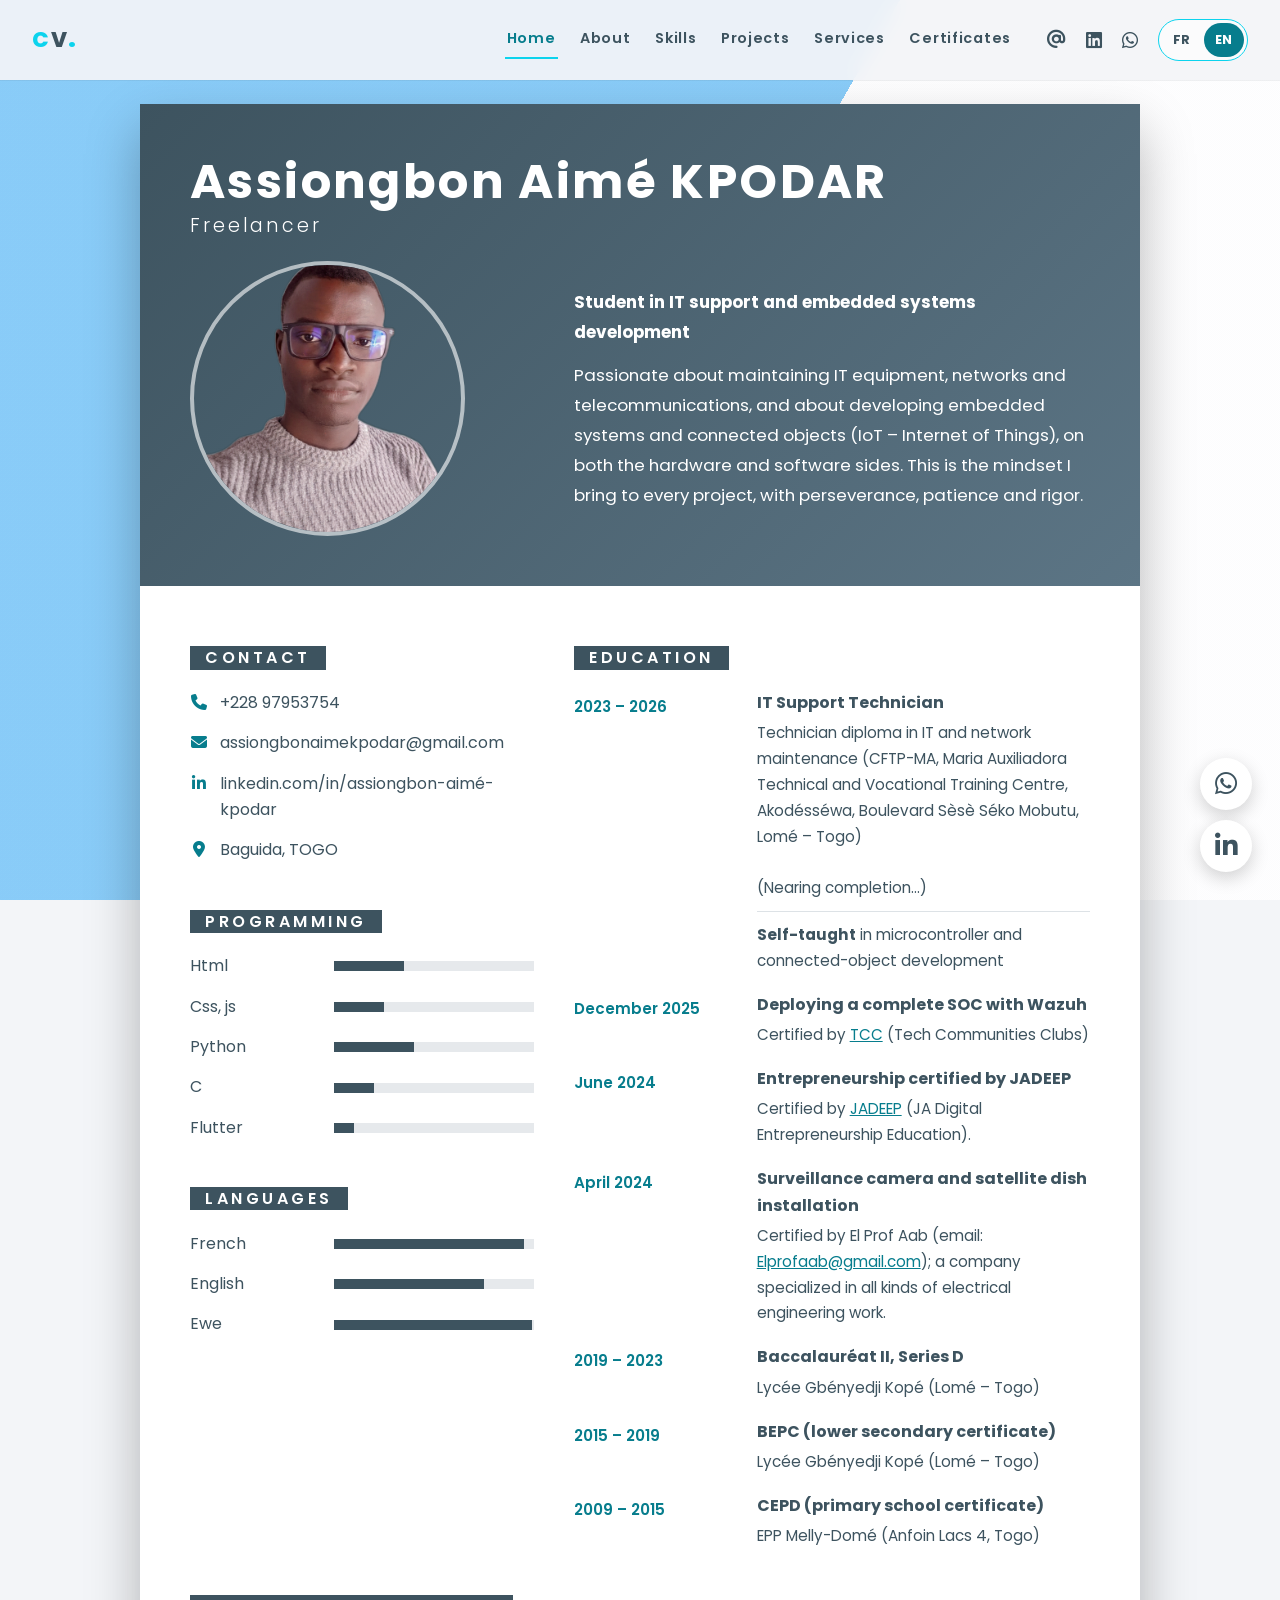
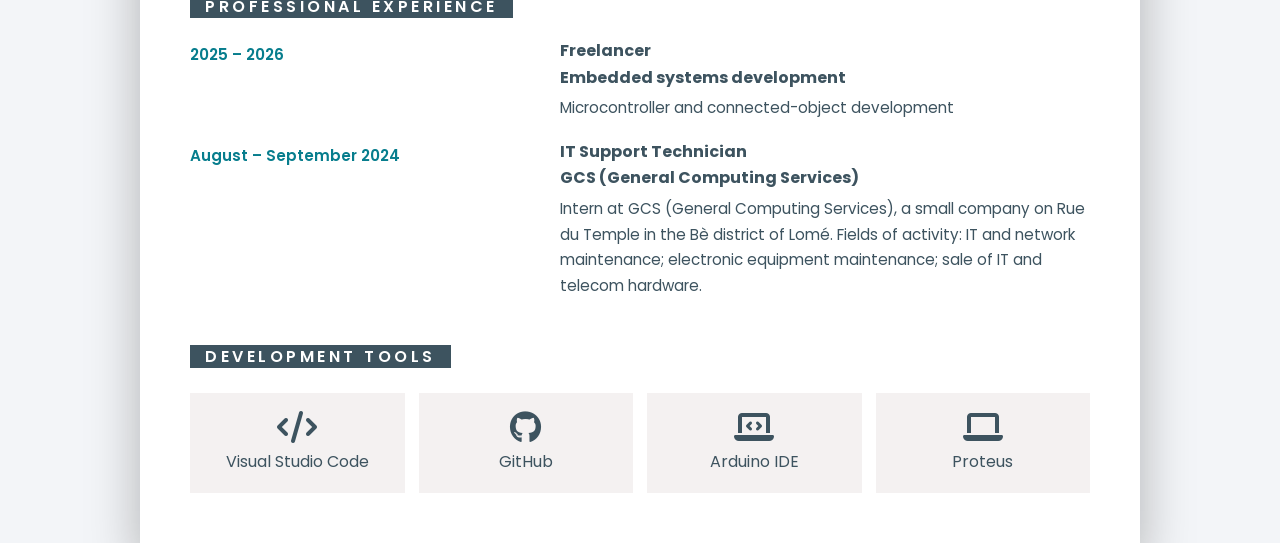
<file: voir_Cv.html>
<!DOCTYPE html>
<html lang="fr">
<head>
    <meta charset="UTF-8">
    <meta name="viewport" content="width=device-width, initial-scale=1">
    <meta name="theme-color" content="#f3f5f8">
    <title>Curriculum vitae</title>
    <link rel="preconnect" href="https://fonts.googleapis.com">
    <link rel="preconnect" href="https://fonts.gstatic.com" crossorigin>
    <link rel="stylesheet" href="https://fonts.googleapis.com/css2?family=Poppins:wght@400;600;800&display=swap">
    <link rel="stylesheet" href="https://cdnjs.cloudflare.com/ajax/libs/font-awesome/6.4.2/css/all.min.css">
    <link rel="stylesheet" href="css/site.css">
</head>
<body data-page="cv">

    <a class="skip-link" href="#main" data-i18n="skip">Aller au contenu</a>

    <div class="bg"></div>
    <div class="bg bg2"></div>
    <div class="bg bg3"></div>

    <header class="entete">
        <nav class="nav" data-i18n-aria="aria_nav" aria-label="Navigation principale">
            <a class="logo" href="home.html" data-logo="logo_cv"><span>C</span>v<b>.</b></a>

            <div class="menu-panel" id="menu-panel">
                <ul class="menu">
                    <li><a href="home.html" aria-current="page" data-i18n="nav_home">Accueil</a></li>
                    <li><a href="a_Propos.html" data-i18n="nav_about">À propos</a></li>
                    <li><a href="competances.html" data-i18n="nav_skills">Compétences</a></li>
                    <li><a href="realisation.html" data-i18n="nav_projects">Réalisations</a></li>
                    <li><a href="services.html" data-i18n="nav_services">Services</a></li>
                    <li><a href="preuves.html" data-i18n="nav_certs">Certificats</a></li>
                </ul>
                <div class="reseaux">
                    <a href="mailto:assiongbonaimekpodar@gmail.com" aria-label="Email"><i class="fa-solid fa-at" aria-hidden="true"></i><span class="label">Email</span></a>
                    <a href="https://www.linkedin.com/in/assiongbon-aim%C3%A9-kpodar-089682370" target="_blank" rel="noopener" aria-label="LinkedIn"><i class="fab fa-linkedin" aria-hidden="true"></i><span class="label">LinkedIn</span></a>
                    <a href="https://wa.me/22897953754" target="_blank" rel="noopener" aria-label="WhatsApp"><i class="fab fa-whatsapp" aria-hidden="true"></i><span class="label">WhatsApp</span></a>
                </div>
            </div>

            <div class="lang" role="group" data-i18n-aria="aria_lang" aria-label="Langue">
                <button type="button" data-lang="fr" aria-pressed="true">FR</button>
                <button type="button" data-lang="en" aria-pressed="false">EN</button>
            </div>

            <button class="burger" type="button" aria-controls="menu-panel" aria-expanded="false" data-i18n-aria="aria_menu_open" aria-label="Ouvrir le menu">
                <span></span><span></span><span></span>
            </button>
        </nav>
    </header>

    <ul class="liens-flottants">
        <li><a href="https://wa.me/22897953754" target="_blank" rel="noopener" aria-label="WhatsApp"><i class="fa-brands fa-whatsapp" aria-hidden="true"></i></a></li>
        <li><a href="https://www.linkedin.com/in/assiongbon-aim%C3%A9-kpodar-089682370" target="_blank" rel="noopener" aria-label="LinkedIn"><i class="fa-brands fa-linkedin-in" aria-hidden="true"></i></a></li>
    </ul>

    <main id="main">
        <article class="cv">
            <div class="cv-top">
                <h1><span data-i18n="person_name">KPODAR Assiongbon Aimé</span><small data-i18n="cv_role">Freelanceur</small></h1>
                <div class="group">
                    <div class="imgProfil"><img src="images/Assion.png" decoding="async" data-i18n-alt="alt_portrait" alt="Portrait de KPODAR Assiongbon Aimé"></div>
                    <div>
                        <p><strong data-i18n="cv_title">Étudiant en support informatique et développement de systèmes embarqués</strong></p>
                        <p style="margin-top:12px" data-i18n="cv_about">Passionné par la maintenance des équipements informatiques, des réseaux et des télécommunications, ainsi que par le développement de systèmes embarqués et d’objets connectés (IoT – Internet of Things), côté matériel (hardware) comme logiciel (software). C’est avec cet état d’esprit que j’aborde chaque projet, avec persévérance, patience et rigueur.</p>
                    </div>
                </div>
            </div>

            <div class="cv-body">
                <div class="cv-cols">
                    <div>
                        <h4 data-i18n="cv_contact">Contact</h4>
                        <ul class="contactInfo">
                            <li><span class="icon"><i class="fa-solid fa-phone" aria-hidden="true"></i></span><span class="texte"><a href="tel:+22897953754">+228 97953754</a></span></li>
                            <li><span class="icon"><i class="fa-solid fa-envelope" aria-hidden="true"></i></span><span class="texte"><a href="mailto:assiongbonaimekpodar@gmail.com">assiongbonaimekpodar@gmail.com</a></span></li>
                            <li><span class="icon"><i class="fa-brands fa-linkedin-in" aria-hidden="true"></i></span><span class="texte"><a href="https://www.linkedin.com/in/assiongbon-aim%C3%A9-kpodar-089682370" target="_blank" rel="noopener">linkedin.com/in/assiongbon-aimé-kpodar</a></span></li>
                            <li><span class="icon"><i class="fa-solid fa-location-dot" aria-hidden="true"></i></span><span class="texte" data-i18n="cv_loc">Baguida, TOGO</span></li>
                        </ul>
                        <h4 data-i18n="cv_prog">Programmation</h4>
                        <div class="langprog">
                            <div class="langprogoption" style="--i:35%;"><p>Html</p><div class="value" aria-hidden="true"></div></div>
                            <div class="langprogoption" style="--i:25%;"><p>Css, js</p><div class="value" aria-hidden="true"></div></div>
                            <div class="langprogoption" style="--i:40%;"><p>Python</p><div class="value" aria-hidden="true"></div></div>
                            <div class="langprogoption" style="--i:20%;"><p>C</p><div class="value" aria-hidden="true"></div></div>
                            <div class="langprogoption" style="--i:10%;"><p>Flutter</p><div class="value" aria-hidden="true"></div></div>
                        </div>
                        <h4 data-i18n="cv_langs">Langues</h4>
                        <div class="langprog">
                            <div class="langprogoption" style="--i:95%;"><p data-i18n="lang_fr">Français</p><div class="value" aria-hidden="true"></div></div>
                            <div class="langprogoption" style="--i:75%;"><p data-i18n="lang_en">Anglais</p><div class="value" aria-hidden="true"></div></div>
                            <div class="langprogoption" style="--i:99%;"><p data-i18n="lang_ee">Éwé</p><div class="value" aria-hidden="true"></div></div>
                        </div>
                    </div>
                    <div>
                        <h4 data-i18n="cv_edu">Formation</h4>
                        <div class="educgroup">
                            <div class="educgroupoption">
                                <p class="when" data-i18n="w1">2023 – 2026</p>
                                <div class="value">
                                    <b data-i18n="e1_b">Technicien Support Informatique</b>
                                    <div class="d" data-i18n-html="e1_p">Brevet de technicien en maintenance informatique et réseau (CFTP-MA, Centre de Formation Technique et Professionnelle Maria Auxiliadora, Akodésséwa, boulevard Sèsè Séko Mobutu, Lomé – Togo)<br><br>(En cours d’achèvement…)<hr><strong>Autodidacte</strong> en développement de microcontrôleurs et d’objets connectés</div>
                                </div>
                            </div>
                            <div class="educgroupoption">
                                <p class="when" data-i18n="w2">Décembre 2025</p>
                                <div class="value">
                                    <b data-i18n="e2_b">Déployer un SOC complet avec Wazuh</b>
                                    <div class="d" data-i18n-html="e2_p">Certifié par <a href="https://www.tcc.hyver.org/" target="_blank" rel="noopener">TCC</a> (Tech Communities Clubs)</div>
                                </div>
                            </div>
                            <div class="educgroupoption">
                                <p class="when" data-i18n="w3">Juin 2024</p>
                                <div class="value">
                                    <b data-i18n="e3_b">Entrepreneuriat certifié par JADEEP</b>
                                    <div class="d" data-i18n-html="e3_p">Certifié par <a href="https://skillslab.ja-africa.org/" target="_blank" rel="noopener">JADEEP</a> (JA Digital Entrepreneurship Education).</div>
                                </div>
                            </div>
                            <div class="educgroupoption">
                                <p class="when" data-i18n="w4">Avril 2024</p>
                                <div class="value">
                                    <b data-i18n="e4_b">Montage de caméras de surveillance et d’antennes paraboliques</b>
                                    <div class="d" data-i18n-html="e4_p">Certifié par El Prof Aab (courriel : <a href="mailto:Elprofaab@gmail.com">Elprofaab@gmail.com</a>) ; entreprise spécialisée dans tous travaux de génie électrique.</div>
                                </div>
                            </div>
                            <div class="educgroupoption">
                                <p class="when" data-i18n="w5">2019 – 2023</p>
                                <div class="value">
                                    <b data-i18n="e5_b">Baccalauréat II série D</b>
                                    <div class="d" data-i18n-html="e5_p">Lycée Gbényedji Kopé (Lomé – Togo)</div>
                                </div>
                            </div>
                            <div class="educgroupoption">
                                <p class="when" data-i18n="w6">2015 – 2019</p>
                                <div class="value">
                                    <b data-i18n="e6_b">BEPC</b>
                                    <div class="d" data-i18n-html="e5_p">Lycée Gbényedji Kopé (Lomé – Togo)</div>
                                </div>
                            </div>
                            <div class="educgroupoption">
                                <p class="when" data-i18n="w7">2009 – 2015</p>
                                <div class="value">
                                    <b data-i18n="e7_b">CEPD</b>
                                    <div class="d" data-i18n-html="e7_p">EPP Melly-Domé (Anfoin Lacs 4, Togo)</div>
                                </div>
                            </div>
                        </div>
                    </div>
                </div>

                <h4 data-i18n="cv_exp">Expérience professionnelle</h4>
                <div class="educgroup">
                    <div class="educgroupoption">
                                <p class="when" data-i18n="x1">2025 – 2026</p>
                                <div class="value">
                                    <b data-i18n-html="x1_b">Freelanceur<br><strong>Développement de systèmes embarqués</strong></b>
                                    <div class="d" data-i18n-html="x1_p">Développement de microcontrôleurs et d’objets connectés</div>
                                </div>
                            </div>
                    <div class="educgroupoption">
                                <p class="when" data-i18n="x2">Août – Septembre 2024</p>
                                <div class="value">
                                    <b data-i18n-html="x2_b">Technicien Support Informatique<br><strong>GCS (General Computing Services)</strong></b>
                                    <div class="d" data-i18n-html="x2_p">Stagiaire chez GCS (General Computing Services), petite entreprise située rue du Temple, dans le quartier de Bè, à Lomé. Domaine d’activité : maintenance informatique et réseaux ; maintenance d’équipements électroniques ; vente de matériel informatique et télécom.</div>
                                </div>
                            </div>
                </div>

                <div class="outils">
                    <h4 data-i18n="cv_tools">Outils de développement</h4>
                    <ul>
                        <li><i class="fa-solid fa-code" aria-hidden="true"></i><p>Visual Studio Code</p></li>
                        <li><i class="fa-brands fa-github" aria-hidden="true"></i><p>GitHub</p></li>
                        <li><i class="fa-solid fa-laptop-code" aria-hidden="true"></i><p>Arduino IDE</p></li>
                        <li><i class="fa-solid fa-laptop" aria-hidden="true"></i><p>Proteus</p></li>
                    </ul>
                </div>
            </div>
        </article>
    </main>

    <script src="js/translations.js"></script>
    <script src="js/site.js"></script>
</body>
</html>
</file>
<file: css/site.css>
/* ==========================================================================
   Portfolio — feuille de style commune (responsive mobile + web)
   Remplace les anciens style_*.css. Palette et esprit d'origine conservés.
   ========================================================================== */

:root {
    --c-bg: #f3f5f8;
    --c-ink: #3d535f;
    --c-accent: hsl(187, 90%, 49%);       /* décor, bordures, icônes */
    --c-accent-deep: hsl(187, 90%, 29%);  /* texte et boutons (contraste lisible) */
    --c-white: #fff;
    --header-h: 68px;
    --radius: 22px;
    --shadow: 0 10px 30px rgba(0, 0, 0, .08);
}

@media (min-width: 1100px) {
    :root { --header-h: 80px; }
}

/* ---------- Base ---------- */
*, *::before, *::after { box-sizing: border-box; }

html {
    scroll-behavior: smooth;
    -webkit-text-size-adjust: 100%;
    background: var(--c-bg);
}

body {
    margin: 0;
    font-family: 'Poppins', system-ui, -apple-system, 'Segoe UI', Roboto, sans-serif;
    font-size: 1rem;
    line-height: 1.65;
    color: var(--c-ink);
    background: transparent;
    overflow-x: hidden;
}

body.menu-open { overflow: hidden; }

img { max-width: 100%; height: auto; display: block; }
a { color: inherit; text-decoration: none; }
ul { list-style: none; margin: 0; padding: 0; }
h1, h2, h3, h4, p { margin: 0; }
h1, h2, h3, h4 { line-height: 1.2; }
button, input, textarea { font: inherit; }

:focus-visible {
    outline: 3px solid var(--c-accent-deep);
    outline-offset: 2px;
}

.skip-link {
    position: absolute;
    left: 12px;
    top: -60px;
    z-index: 2000;
    padding: 10px 16px;
    background: var(--c-ink);
    color: #fff;
    border-radius: 8px;
}
.skip-link:focus { top: 8px; }

/* ---------- Fond animé ---------- */
.bg {
    position: fixed;
    top: 0; bottom: 0;
    left: -70%; right: -70%;
    z-index: -1;
    opacity: .5;
    background-image: linear-gradient(-60deg, #fff 50%, hsla(204, 90%, 72%, .94) 50%);
    animation: slide 3s ease-in-out infinite alternate;
    pointer-events: none;
}
.bg2 { animation-direction: alternate-reverse; animation-duration: 4s; }
.bg3 { animation-duration: 5s; }

@keyframes slide {
    from { transform: translateX(-25%); }
    to   { transform: translateX(25%); }
}

/* ---------- En-tête / navigation ---------- */
.entete {
    position: fixed;
    top: 0; left: 0; right: 0;
    height: var(--header-h);
    z-index: 1000;
}
/* backdrop-filter sur un pseudo-élément : sinon il piège le menu mobile (position: fixed) */
.entete::before {
    content: '';
    position: absolute;
    inset: 0;
    z-index: -1;
    background: rgba(243, 245, 248, .92);
    -webkit-backdrop-filter: blur(10px);
    backdrop-filter: blur(10px);
    box-shadow: 0 1px 0 rgba(61, 83, 95, .08);
}

.nav {
    height: 100%;
    max-width: 1440px;
    margin: 0 auto;
    padding: 0 clamp(14px, 3vw, 32px);
    display: flex;
    align-items: center;
    gap: 12px;
}

.logo {
    display: block;
    line-height: 44px;
    min-width: 0;
    margin-right: auto;
    font-size: clamp(1rem, 4.6vw, 1.5rem);
    font-weight: 800;
    letter-spacing: .08em;
    text-transform: uppercase;
    white-space: nowrap;
    overflow: hidden;
    text-overflow: ellipsis;
    color: var(--c-ink);
}
@media (max-width: 400px) {
    .nav { gap: 6px; }
    .logo { letter-spacing: .04em; }
    .lang button { min-width: 36px; padding: 0 8px; }
}
.logo span, .logo b { color: var(--c-accent); }
.logo b { font-size: 1.3em; line-height: 0; }

/* Sélecteur de langue */
.lang {
    display: inline-flex;
    padding: 3px;
    gap: 2px;
    border: 1px solid var(--c-accent);
    border-radius: 999px;
    background: rgba(255, 255, 255, .6);
}
.lang button {
    min-width: 40px;
    min-height: 34px;
    padding: 0 10px;
    border: 0;
    border-radius: 999px;
    background: transparent;
    color: var(--c-ink);
    font-size: .8rem;
    font-weight: 700;
    letter-spacing: .05em;
    cursor: pointer;
    transition: background .25s, color .25s;
}
.lang button[aria-pressed="true"] {
    background: var(--c-accent-deep);
    color: #fff;
}
.lang button:not([aria-pressed="true"]):hover { background: rgba(61, 83, 95, .1); }

/* Bouton hamburger (100 % CSS, fonctionne même sans Font Awesome) */
.burger {
    position: relative;
    width: 44px; height: 44px;
    padding: 0;
    border: 0;
    border-radius: 10px;
    background: transparent;
    cursor: pointer;
}
.burger span {
    position: absolute;
    left: 11px; right: 11px;
    height: 2.5px;
    border-radius: 2px;
    background: var(--c-ink);
    transition: transform .3s, opacity .2s, top .3s;
}
.burger span:nth-child(1) { top: 14px; }
.burger span:nth-child(2) { top: 21px; }
.burger span:nth-child(3) { top: 28px; }
.burger[aria-expanded="true"] span:nth-child(1) { top: 21px; transform: rotate(45deg); }
.burger[aria-expanded="true"] span:nth-child(2) { opacity: 0; }
.burger[aria-expanded="true"] span:nth-child(3) { top: 21px; transform: rotate(-45deg); }

/* Menu : panneau déroulant sur mobile / tablette */
.menu-panel {
    position: fixed;
    top: var(--header-h);
    left: 0; right: 0;
    max-height: calc(100vh - var(--header-h));
    max-height: calc(100dvh - var(--header-h));
    overflow-y: auto;
    padding: 8px 16px 24px;
    background: rgba(255, 255, 255, .98);
    box-shadow: 0 18px 30px rgba(0, 0, 0, .12);
    opacity: 0;
    visibility: hidden;
    transform: translateY(-8px);
    transition: opacity .25s, transform .25s, visibility .25s;
}
.menu-panel.open { opacity: 1; visibility: visible; transform: none; }

.menu a {
    display: flex;
    align-items: center;
    min-height: 52px;
    padding: 0 8px;
    font-size: 1.05rem;
    font-weight: 600;
    letter-spacing: .04em;
    border-bottom: 1px solid rgba(61, 83, 95, .1);
}
.menu a:hover, .menu a[aria-current="page"] { color: var(--c-accent-deep); }
.menu a[aria-current="page"] { border-left: 4px solid var(--c-accent); padding-left: 12px; }

.reseaux { display: flex; flex-wrap: wrap; gap: 10px; padding-top: 16px; }
.reseaux a {
    display: inline-flex;
    align-items: center;
    gap: 8px;
    min-height: 44px;
    padding: 0 16px;
    border: 1px solid rgba(61, 83, 95, .2);
    border-radius: 999px;
    font-size: .9rem;
    font-weight: 600;
}
.reseaux a i { font-size: 1.15rem; }
.reseaux a:hover { color: var(--c-accent-deep); border-color: var(--c-accent); }

/* Menu : barre horizontale sur ordinateur */
@media (min-width: 1100px) {
    .burger { display: none; }
    .logo { margin-right: 0; font-size: 1.35rem; }

    .menu-panel {
        position: static;
        margin-left: auto;
        max-height: none;
        overflow: visible;
        padding: 0;
        display: flex;
        align-items: center;
        gap: 26px;
        background: transparent;
        box-shadow: none;
        opacity: 1;
        visibility: visible;
        transform: none;
        transition: none;
    }
    .menu { display: flex; gap: clamp(12px, 1.6vw, 26px); }
    .menu a {
        min-height: 0;
        padding: 6px 2px;
        font-size: .9rem;
        letter-spacing: .05em;
        border-bottom: 2px solid transparent;
        transition: color .25s, border-color .25s;
    }
    .menu a:hover, .menu a[aria-current="page"] { border-bottom-color: var(--c-accent); }
    .menu a[aria-current="page"] { border-left: 0; padding-left: 2px; }

    .reseaux { flex-wrap: nowrap; gap: 4px; padding: 0; }
    .reseaux a { min-height: 0; padding: 6px 8px; gap: 0; border: 0; font-size: 1.1rem; }
    .reseaux a .label { display: none; }
}

/* ---------- Liens flottants ---------- */
.liens-flottants {
    position: fixed;
    right: 14px;
    bottom: 14px;
    z-index: 900;
    display: flex;
    flex-direction: column;
    gap: 10px;
}
.liens-flottants a {
    display: grid;
    place-items: center;
    width: 46px; height: 46px;
    border-radius: 50%;
    background: #fff;
    box-shadow: 0 6px 18px rgba(0, 0, 0, .18);
    font-size: 1.4rem;
    color: var(--c-ink);
    transition: color .25s, transform .25s;
}
.liens-flottants a:hover { color: var(--c-accent-deep); transform: translateY(-2px); }

@media (max-width: 767px) {
    .liens-flottants li:nth-child(n+2) { display: none; }
    .liens-flottants a { width: 44px; height: 44px; font-size: 1.3rem; }
}
@media (min-width: 900px) {
    .liens-flottants { right: 28px; bottom: 28px; }
    .liens-flottants a { width: 52px; height: 52px; font-size: 1.6rem; }
}

/* ---------- Mise en page générale ---------- */
.container { width: 100%; max-width: 1500px; margin: 0 auto; }
main { padding-top: var(--header-h); padding-bottom: 0px; }

.section {
    min-height: calc(100vh - var(--header-h));
    min-height: calc(100svh - var(--header-h));
    display: flex;
    align-items: center;
    justify-content: center;
    padding: clamp(20px, 5vw, 56px) clamp(12px, 5vw, 8%);
}

.content {
    width: 100%;
    max-width: 1000px;
    padding: clamp(20px, 4vw, 40px);
    border-radius: var(--radius);
    background: rgba(255, 255, 255, .72);
    -webkit-backdrop-filter: blur(8px);
    backdrop-filter: blur(8px);
    box-shadow: var(--shadow);
}

.content h1 { font-size: clamp(1.9rem, 6vw, 3.25rem); }

.titre-section { text-align: center; margin-bottom: clamp(24px, 4vw, 40px); }
.titre-section h2 { font-size: clamp(1.5rem, 4.5vw, 2.5rem); margin-bottom: 12px; }
.titre-section p {
    max-width: 62ch;
    margin: 0 auto;
    font-size: clamp(.95rem, 2.2vw, 1.1rem);
    opacity: .9;
}

/* Bloc texte + image (à propos, services, compétences) */
.hero-apropos {
    display: grid;
    gap: clamp(24px, 5vw, 60px);
    align-items: center;
}
@media (min-width: 860px) {
    .hero-apropos { grid-template-columns: 1.5fr 1fr; }
}
.texte-apropos h1 { margin-bottom: 8px; }
.texte-apropos h2 {
    margin: 4px 0 10px;
    font-size: clamp(1.15rem, 3.4vw, 1.6rem);
    font-weight: 600;
    color: var(--c-accent-deep);
}
.texte-apropos p {
    margin-bottom: 16px;
    font-size: clamp(.98rem, 2.4vw, 1.1rem);
    line-height: 1.85;
}
.image-apropos { display: flex; justify-content: center; }
.image-apropos img {
    width: 100%;
    max-width: 350px;
    border-radius: 30px;
    object-fit: cover;
    box-shadow: 0 12px 35px rgba(0, 0, 0, .15);
}

/* ---------- Boutons ---------- */
.boutons-apropos, .btn2 {
    display: flex;
    flex-wrap: wrap;
    gap: 12px 16px;
    margin-top: 22px;
}

.btn-principal, .btn-secondaire {
    display: inline-flex;
    align-items: center;
    justify-content: center;
    min-height: 46px;
    padding: 10px 26px;
    border: 2px solid var(--c-accent-deep);
    border-radius: 999px;
    font-size: .95rem;
    font-weight: 600;
    line-height: 1.2;
    text-align: center;
    cursor: pointer;
    transition: transform .25s, background .25s, color .25s;
}
.btn-principal { background: var(--c-accent-deep); color: #fff; box-shadow: 0 8px 20px rgba(0, 0, 0, .12); }
.btn-principal:hover { transform: translateY(-3px); }
.btn-secondaire { background: transparent; color: var(--c-accent-deep); }
.btn-secondaire:hover { background: var(--c-accent-deep); color: #fff; }

.is-disabled { opacity: .5; cursor: not-allowed; pointer-events: none; }

@media (max-width: 480px) {
    .texte-apropos .boutons-apropos .btn-principal,
    .texte-apropos .boutons-apropos .btn-secondaire,
    .btn2 .btn-principal, .btn2 .btn-secondaire { flex: 1 1 100%; }
}

/* ---------- Grilles et cartes ---------- */
.grille-competences {
    display: grid;
    grid-template-columns: repeat(auto-fit, minmax(min(100%, 240px), 1fr));
    gap: clamp(16px, 3vw, 25px);
}
.grille-competences + .grille-competences { margin-top: clamp(16px, 3vw, 25px); }

.carte-competence {
    display: flex;
    flex-direction: column;
    align-items: center;
    padding: 28px 22px;
    border-radius: 20px;
    text-align: center;
    background: rgba(255, 255, 255, .65);
    box-shadow: 0 10px 25px rgba(0, 0, 0, .08);
    transition: transform .3s, box-shadow .3s;
}
.carte-competence:hover { transform: translateY(-6px); box-shadow: 0 14px 30px rgba(0, 0, 0, .12); }
.carte-competence > i { margin-bottom: 14px; font-size: 2.6rem; color: var(--c-accent); }
.carte-competence i.fa-python { color: #3776ab; }
.carte-competence h3 { font-size: 1.3rem; margin-bottom: 4px; }
.carte-competence .sub { margin-bottom: 12px; font-size: .9rem; font-weight: 600; color: var(--c-accent-deep); }
.carte-competence p { font-size: .98rem; line-height: 1.7; }
.carte-competence ul { align-self: stretch; text-align: left; margin-top: 4px; }
.carte-competence li {
    position: relative;
    padding: 5px 0 5px 20px;
    font-size: .95rem;
    line-height: 1.5;
}
.carte-competence li::before {
    content: '';
    position: absolute;
    left: 2px; top: 13px;
    width: 8px; height: 8px;
    border-radius: 50%;
    background: var(--c-accent);
}
.carte-competence .boutons-apropos { margin-top: auto; padding-top: 20px; justify-content: center; }
.carte-competence .boutons-apropos .btn-principal,
.carte-competence .boutons-apropos .btn-secondaire { padding: 8px 18px; min-height: 42px; font-size: .88rem; }

.carte-competence img {
    width: 140px; height: 140px;
    margin-bottom: 14px;
    object-fit: contain;
}

.eyebrow {
    margin-bottom: 8px;
    font-size: clamp(1.2rem, 4.5vw, 2rem);
    font-weight: 800;
    letter-spacing: .08em;
    color: var(--c-ink);
    animation: nameIn 1.2s ease-out both;
}
@keyframes nameIn {
    from { opacity: 0; transform: translateY(14px); }
    to   { opacity: 1; transform: none; }
}

/* ---------- Parcours (à propos) ---------- */
.timeline { display: flex; flex-direction: column; gap: 20px; max-width: 900px; margin: 0 auto; }
.etape {
    display: flex;
    flex-direction: column;
    gap: 8px;
    padding: 20px;
    border-left: 5px solid var(--c-accent);
    border-radius: 18px;
    background: rgba(255, 255, 255, .55);
    box-shadow: 0 8px 24px rgba(0, 0, 0, .08);
}
.etape-date { font-size: 1.15rem; font-weight: 700; color: var(--c-accent-deep); }
.etape-contenu h3 { margin-bottom: 8px; font-size: 1.2rem; }
.etape-contenu p { font-size: 1rem; line-height: 1.75; }
@media (min-width: 700px) {
    .etape { flex-direction: row; gap: 25px; padding: 25px; }
    .etape-date { min-width: 120px; font-size: 1.25rem; }
}

/* Bande de séparation entre sections d'une même page */
.section + .section { padding-top: clamp(8px, 2vw, 24px); }

/* ---------- Accueil ---------- */
.hero {
    position: relative;
    overflow: hidden;
    display: grid;
    align-items: center;
    gap: 32px;
    min-height: calc(100vh - var(--header-h));
    min-height: calc(100svh - var(--header-h));
    padding: 32px 20px 48px;
    text-align: center;
}
.hero > * { position: relative; z-index: 2; }
.hero > .Cgauche { z-index: 3; }
.hero > .Cdroite { z-index: 1; pointer-events: none; }

.hero::before, .hero::after {
    content: '';
    position: absolute;
    z-index: 0;
    border-radius: 50%;
    background: linear-gradient(45deg, var(--c-accent), pink);
}
.hero::before { width: 320px; height: 320px; left: -110px; bottom: -80px; animation: bubbleA 6s linear infinite; }
.hero::after  { width: 90px; height: 90px; right: 8%; top: 6%; animation: bubbleB 6s linear infinite; }
@keyframes bubbleA { 50% { transform: translate(40px, -12px); } }
@keyframes bubbleB { 50% { transform: translate(-24px, 22px); } }

.textB {
    display: inline-block;
    font-size: clamp(1.8rem, 7vw, 2.8rem);
    letter-spacing: .14em;
}
.textB::after {
    content: '';
    display: block;
    width: 45px; height: 4px;
    margin: 4px auto 0;
    background: var(--c-accent);
}

.hero h1 {
    margin: 10px 0 14px;
    font-size: clamp(1.9rem, 7.5vw, 3.3rem);
    font-weight: 800;
}
#textDefile {
    display: inline-block;
    min-height: 1.2em;
    color: var(--c-accent-deep);
}
#textDefile::after { content: '|'; margin-left: 2px; animation: blink 1s steps(1) infinite; }
@keyframes blink { 50% { opacity: 0; } }

.hero p { max-width: 46ch; margin: 0 auto; font-size: clamp(1rem, 3.2vw, 1.2rem); }
.hero .btn2 { justify-content: center; margin-top: 28px; }

.groupImg {
    position: relative;
    display: grid;
    place-items: center;
    width: min(100%, 420px);
    margin: 0 auto;
}
#idbg {
    position: absolute;
    top: 15%; left: 55%;
    width: 125%;
    max-width: none;
    z-index: 1;
    opacity: .6;
    pointer-events: none;
    transform: translate(-50%, -50%);
    animation: floatBg 8s ease-in-out infinite;
}
@keyframes floatBg {
    0%, 100% { transform: translate(-50%, -50%) rotate(-12deg); }
    50%      { transform: translate(-50%, -46%) rotate(-4deg); }
    
}
.groupImg .portrait {
    position: relative;
    z-index: 2;
    width: min(70%, 320px);
    animation: floatMe 5s ease-in-out infinite;
}
@keyframes floatMe {
    0%, 100% { transform: translateY(10); }
    50%      { transform: translateY(-10px); }
     50%, 100% { transform: translateX(0); }
    50%      { transform: translateX(-40px); }
}

@media (min-width: 860px) {
    #idbg { width: 150%; opacity: .85; }
    .hero {
        grid-template-columns: 1.1fr 1fr;
        gap: 40px;
        padding: 40px 10%;
        text-align: left;
    }
    .hero::before { width: 560px; height: 560px; left: -12%; bottom: -26%; }
    .hero::after { width: 150px; height: 150px; left: 40%; top: 12%; right: auto; }
    .textB::after { margin-left: 0; }
    .hero p { margin: 0; }
    .hero .btn2 { justify-content: flex-start; }
    .groupImg .portrait { width: min(100%, 350px); }
    .groupImg .portrait { bottom:-100px }
}

/* ---------- Page « preuves » ---------- */
.preuves-card { text-align: center; max-width: 720px; }
.preuves-card h1 { font-size: clamp(1.6rem, 5vw, 2.4rem); margin-bottom: 14px; }
.preuves-card p { font-size: 1.05rem; }
.preuves-card .deco { width: min(60%, 240px); margin: 0 auto 18px; }
.preuves-card .boutons-apropos { justify-content: center; }

/* ---------- Formulaires (demande de service, suggestions) ---------- */
.form-card {
    width: 100%;
    max-width: 440px;
    margin: 0 auto;
    padding: clamp(20px, 5vw, 34px);
    border-radius: 16px;
    background: #fff;
    box-shadow: 0 10px 25px rgba(0, 0, 0, .1);
}
.form-card h1 { margin-bottom: 8px; text-align: center; font-size: clamp(1.4rem, 5vw, 1.8rem); }
.form-card .intro { margin-bottom: 20px; text-align: center; font-size: .95rem; opacity: .85; }
.form-card label { display: block; margin-bottom: 5px; font-weight: 600; }
.form-card input, .form-card textarea {
    width: 100%;
    margin-bottom: 16px;
    padding: 12px;
    border: 1px solid #c9d1d6;
    border-radius: 8px;
    font-size: 16px; /* évite le zoom automatique sur iPhone */
    color: var(--c-ink);
    background: #fff;
    resize: vertical;
    transition: border-color .25s;
}
.form-card input:focus, .form-card textarea:focus { border-color: var(--c-accent-deep); outline: none; box-shadow: 0 0 0 3px rgba(7, 140, 156, .2); }
.btn-whatsapp {
    display: flex;
    align-items: center;
    justify-content: center;
    gap: 10px;
    width: 100%;
    min-height: 50px;
    padding: 12px;
    border: 0;
    border-radius: 8px;
    background: #128c7e;
    color: #fff;
    font-weight: 600;
    cursor: pointer;
    transition: background .25s;
}
.btn-whatsapp:hover { background: #0b6b5f; }

/* ---------- CV ---------- */
.cv {
    width: calc(100% - 24px);
    max-width: 1000px;
    margin: 24px auto 0;
    overflow: hidden;
    background: #fff;
    box-shadow: 0 25px 50px rgba(0, 0, 0, .28);
}
.cv-top {
    padding: clamp(22px, 5vw, 50px);
    color: #fff;
    background: linear-gradient(135deg, #3d535f, #5c7585);
}
.cv-top h1 {
    font-size: clamp(1.6rem, 6vw, 3rem);
    line-height: 1.15;
    letter-spacing: .05em;
}
.cv-top h1 small { display: block; margin-top: 6px; font-size: .4em; font-weight: 300; letter-spacing: .15em; }
.cv-top .group { display: grid; gap: 24px; margin-top: 24px; align-items: center; }
.cv-top .imgProfil img {
    width: min(60%, 220px);
    aspect-ratio: 1;
    margin: 0 auto;
    border-radius: 50%;
    object-fit: cover;
    border: 4px solid rgba(255, 255, 255, .6);
}
.cv-top p { font-size: clamp(.95rem, 2.6vw, 1.05rem); line-height: 1.8; }
@media (min-width: 700px) {
    .cv-top .group { grid-template-columns: 2fr 3fr; gap: 40px; }
    .cv-top .imgProfil img { width: 80%; margin: 0; }
}

.cv-body { padding: clamp(18px, 4vw, 40px) clamp(16px, 5vw, 50px) clamp(24px, 5vw, 50px); }
.cv-cols { display: grid; gap: 8px 40px; }
@media (min-width: 800px) { .cv-cols { grid-template-columns: 2fr 3fr; } }

.cv h4 {
    display: inline-block;
    margin: 28px 0 0;
    padding: 2px 15px;
    background: var(--c-ink);
    color: #fff;
    font-size: 1rem;
    font-weight: 600;
    letter-spacing: .22em;
    text-transform: uppercase;
}
.cv-body > h4:first-child, .cv-cols > div > h4:first-child { margin-top: 20px; }

.contactInfo { display: flex; flex-direction: column; gap: 14px; margin: 18px 0; }
.contactInfo li { display: flex; gap: 12px; align-items: flex-start; }
.contactInfo .icon { flex: 0 0 18px; text-align: center; color: var(--c-accent-deep); }
.contactInfo .texte { min-width: 0; overflow-wrap: anywhere; }

.langprog { display: flex; flex-direction: column; gap: 14px; margin: 18px 0; }
.langprogoption { display: grid; grid-template-columns: 2fr 3fr; align-items: center; gap: 10px; }
.langprogoption .value { position: relative; height: 10px; background: #e6e9ec; }
.langprogoption .value::before {
    content: '';
    position: absolute;
    inset: 0 auto 0 0;
    width: var(--i);
    background: var(--c-ink);
}

.educgroup { display: flex; flex-direction: column; gap: 18px; margin: 18px 0; }
.educgroupoption { display: grid; gap: 2px; }
.educgroupoption > .when { font-weight: 600; color: var(--c-accent-deep); }
.educgroupoption b { color: var(--c-ink); }
.educgroupoption p, .educgroupoption .d { margin-top: 4px; font-size: .95rem; line-height: 1.7; }
.educgroupoption a { color: var(--c-accent-deep); text-decoration: underline; overflow-wrap: anywhere; }
.educgroupoption hr { margin: 10px 0; border: 0; border-top: 1px solid #dde2e6; }
@media (min-width: 600px) {
    .educgroupoption { grid-template-columns: 2fr 3fr; gap: 16px; }
}
.cv-cols .educgroupoption { grid-template-columns: 1fr; }
@media (min-width: 1000px) { .cv-cols .educgroupoption { grid-template-columns: 1fr 2fr; } }

.outils ul {
    display: grid;
    grid-template-columns: repeat(auto-fit, minmax(120px, 1fr));
    gap: 14px;
    margin-top: 22px;
}
.outils li {
    display: flex;
    flex-direction: column;
    align-items: center;
    gap: 6px;
    padding: 18px 8px;
    text-align: center;
    background: #f4f1f1;
    transition: background .25s, color .25s;
}
.outils li:hover { background: rgba(61, 83, 95, .88); color: #fff; }
.outils li i { font-size: 2rem; }

/* ---------- Services : lignes décoratives (bureau uniquement) ---------- */
.lines {
    display: none;
    position: fixed;
    top: 0; bottom: 0; left: 0; right: 0;
    width: 90vw;
    margin: auto;
    z-index: -1;
    justify-content: space-between;
    pointer-events: none;
}
@media (min-width: 900px) { .lines { display: flex; } }
.line { position: relative; width: 1px; height: 100%; overflow: hidden; }
.line::after {
    content: '';
    position: absolute;
    top: -50%; left: 0;
    width: 100%; height: 15vh;
    background: linear-gradient(to bottom, rgba(255, 255, 255, 0) 0%, var(--lc, #fff) 75%, var(--lc, #fff) 100%);
    animation: drop 7s infinite cubic-bezier(.4, .26, 0, .97) forwards;
}
.line:nth-child(1)  { --lc: #ff4500; } .line:nth-child(1)::after  { animation-delay: .5s; }
.line:nth-child(2)  { --lc: #32cd32; } .line:nth-child(2)::after  { animation-delay: 1s; }
.line:nth-child(3)  { --lc: #1e90ff; } .line:nth-child(3)::after  { animation-delay: 1.5s; }
.line:nth-child(4)  { --lc: #ffd700; } .line:nth-child(4)::after  { animation-delay: 2s; }
.line:nth-child(5)  { --lc: #8a2be2; } .line:nth-child(5)::after  { animation-delay: 2.5s; }
.line:nth-child(6)  { --lc: #20b2aa; } .line:nth-child(6)::after  { animation-delay: 3s; }
.line:nth-child(7)  { --lc: #dc143c; } .line:nth-child(7)::after  { animation-delay: 3.5s; }
.line:nth-child(8)  { --lc: #00fa9a; } .line:nth-child(8)::after  { animation-delay: 4s; }
.line:nth-child(9)  { --lc: #ff1493; } .line:nth-child(9)::after  { animation-delay: 4.5s; }
.line:nth-child(10) { --lc: #00bfff; } .line:nth-child(10)::after { animation-delay: 5s; }
@keyframes drop { to { top: 110%; } }

/* ---------- Mobile : alléger le rendu ---------- */
@media (max-width: 767px) {
    .bg3 { display: none; }
    .content { -webkit-backdrop-filter: none; backdrop-filter: none; background: rgba(255, 255, 255, .88); }
    .carte-competence:hover { transform: none; }
}

/* ---------- Accessibilité : réduire les animations ---------- */
@media (prefers-reduced-motion: reduce) {
    *, *::before, *::after {
        animation: none !important;
        transition: none !important;
        scroll-behavior: auto !important;
    }
}

/* ---------- Impression (CV) ---------- */
@media print {
    .entete, .liens-flottants, .bg, .lines, .skip-link { display: none !important; }
    main { padding: 0; }
    .cv { box-shadow: none; margin: 0; width: 100%; }
    .cv-top { -webkit-print-color-adjust: exact; print-color-adjust: exact; }
}
</file>
